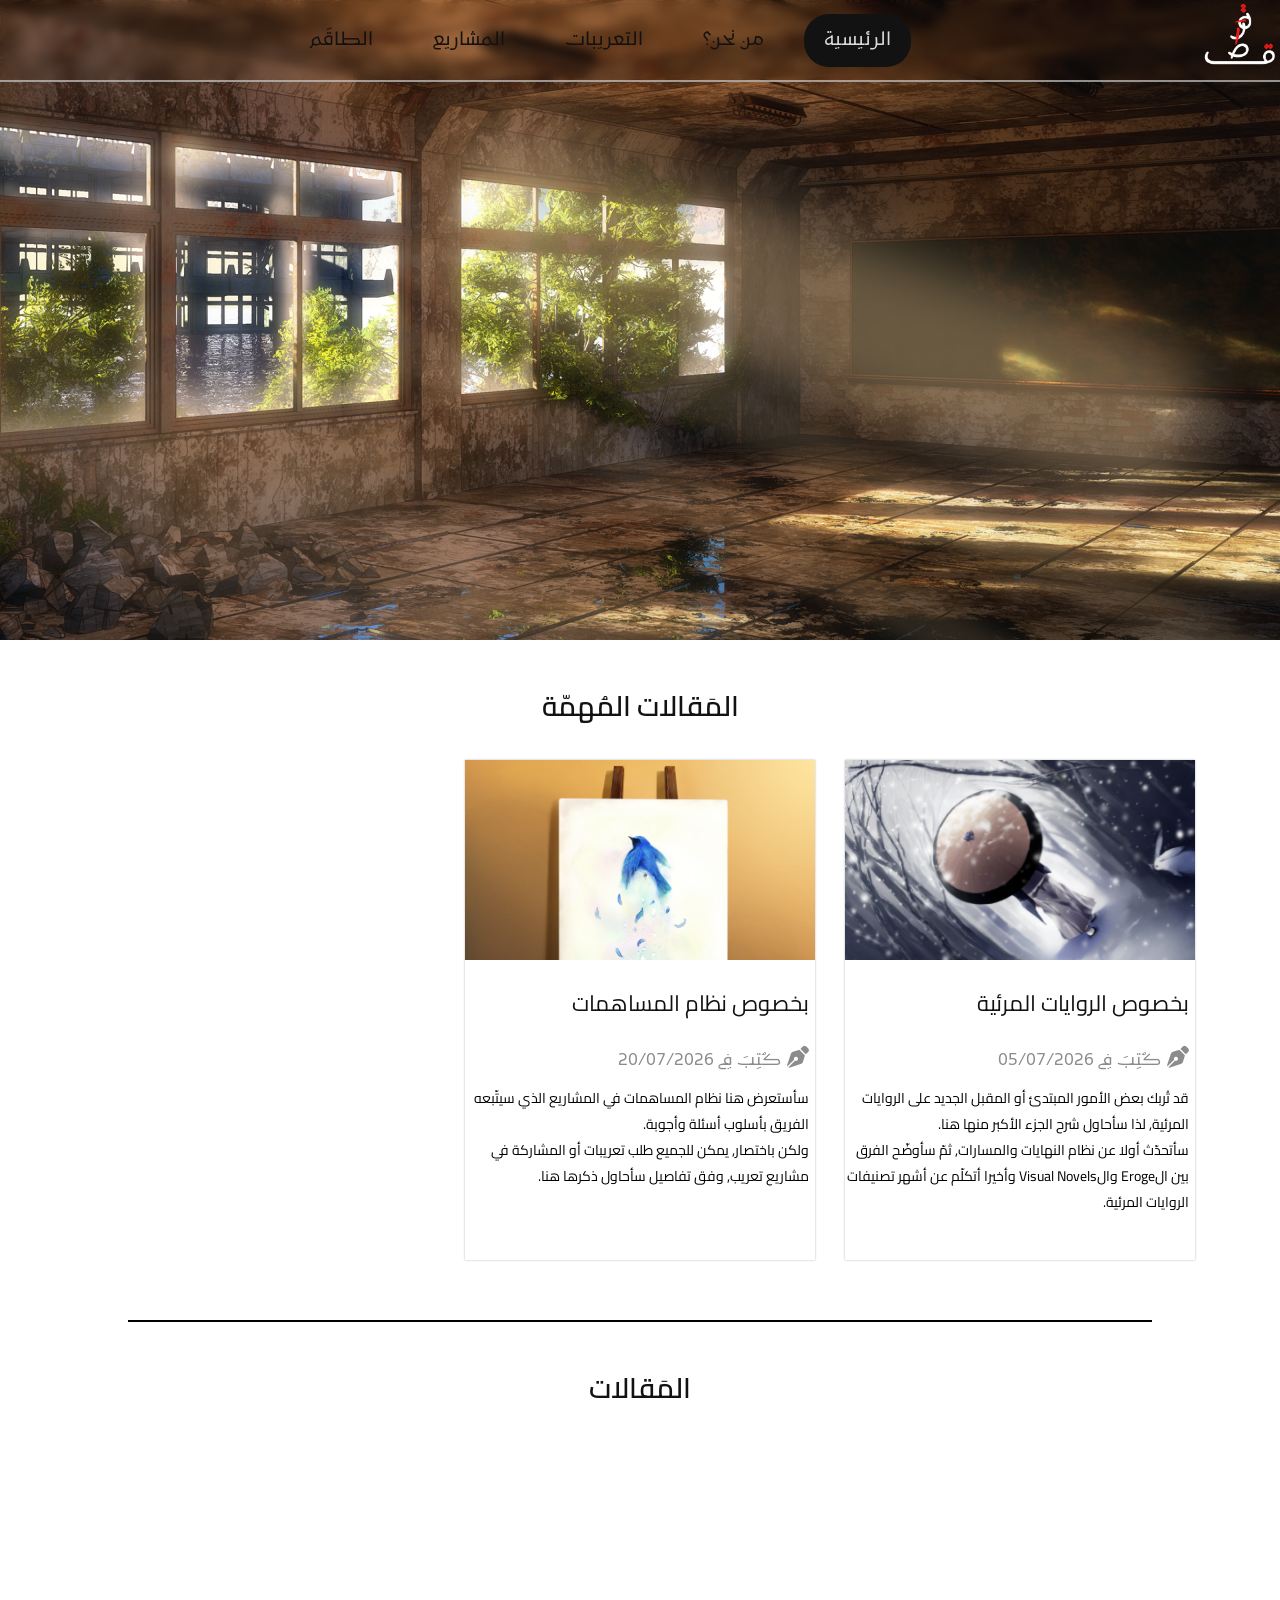
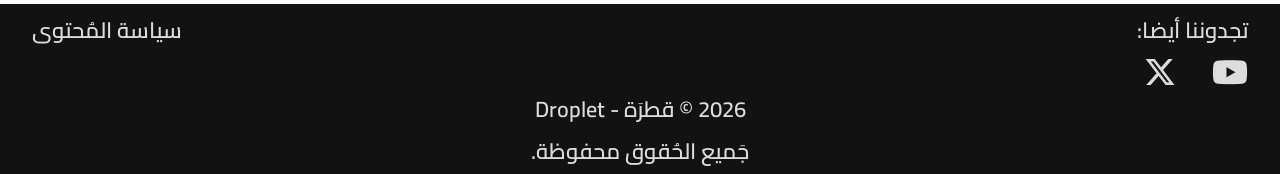
<file: index.html>
<!DOCTYPE html>

<html lang="ar" dir="rtl">
    <head>
        <title>Droplet - الصفحة الرئيسية | قطرة</title>
        <meta charset="UTF-8">
        <meta name="description" content="فريق قطرة لتعريب الروايات المرئية">
        <link rel="icon" type="image/png" href="imgs/weblg.png">
        <link rel="stylesheet" href="css/header.css">
        <link rel="stylesheet" href="css/general.css">
        <link rel="stylesheet" href="css/content.css">
        <link rel="stylesheet" href="css/footer.css">
        <link rel="stylesheet" href="https://cdnjs.cloudflare.com/ajax/libs/font-awesome/6.5.0/css/all.min.css">
        <link rel="preconnect" href="https://fonts.googleapis.com">
        <link rel="preconnect" href="https://fonts.gstatic.com" crossorigin>
        <link href="https://fonts.googleapis.com/css2?family=Cairo:wght@200..1000&family=Kufam:ital,wght@0,400..900;1,400..900&display=swap" rel="stylesheet">

        <!-- Google tag (gtag.js) -->
        <script async src="https://www.googletagmanager.com/gtag/js?id=G-J6Q6FN84RD"></script>
        <script>
        window.dataLayer = window.dataLayer || [];
        function gtag(){dataLayer.push(arguments);}
        gtag('js', new Date());

        gtag('config', 'G-J6Q6FN84RD');
        </script>
    </head>
    
    <body>
        
        <!-- Header -->
        <div class="background">
            <div class="header">
                <div class="logo">
                    <a href="index.html" style="text-decoration: none;"><img src="imgs/logo_2_ts.png" draggable="false"></a>
                </div>
                <div class="buttons">
                    <a href="index.html" style="text-decoration: none;"><button class="mainbutton">الرئيسية</button></a>
                    <a href="من نحن.html" style="text-decoration: none;"><button class="secbutton">من نحن؟</button></a>
                    <a href="التعريبات.html" style="text-decoration: none;"><button class="secbutton">التعريبات</button></a>
                    <a href="المشاريع.html" style="text-decoration: none;"><button class="secbutton">المشاريع</button></a>
                    <a href="الطاقم.html" style="text-decoration: none;"><button class="secbutton">الطاقَم</button></a>
                </div>
                <div></div>
            </div>
        </div>

        <!-- Content -->
        <p class="title">المَقالات المُهمّة</p>

        <div class="content">
            <div class="postcon">
                <div class="postimg-zoom">
                    <a style="text-decoration: none;" href="posts/post_im_1.html"><div class="postimg" style="background-image: url(imgs/f003c.png);"></div></a>
                </div>
                <a style="text-decoration: none;" href="posts/post_im_1.html"><p class="posttl">بخصوص الروايات المرئية</p></a>
                <div class="timeet">
                    <i class="fa-solid fa-pen-nib"></i><p class="timetext">كُتِبَ في 05/07/2026</p>
                </div>
                <p class="posttext">
                    قد تُربك بعض الأمور المبتدئ أو المقبل الجديد على الروايات المرئية, لذا سأحاول شرح الجزء الأكبر منها هنا.<br>
                    سأتحدّث أولا عن نظام النهايات والمسارات, ثمّ سأوضّح الفرق بين الEroge والVisual Novels وأخيرا أتكلّم عن أشهر تصنيفات الروايات المرئية.
                </p>
            </div>

            <div class="postcon">
                <div class="postimg-zoom">
                    <a style="text-decoration: none;" href="posts/post_im_2.html"><div class="postimg" style="background-image: url(imgs/e005.png);"></div></a>
                </div>
                <a style="text-decoration: none;" href="posts/post_im_2.html"><p class="posttl">بخصوص نظام المساهمات</p></a>
                <div class="timeet">
                    <i class="fa-solid fa-pen-nib"></i><p class="timetext">كُتِبَ في 20/07/2026</p>
                </div>
                <p class="posttext">
                    سأستعرض هنا نظام المساهمات في المشاريع الذي سيتّبعه الفريق بأسلوب أسئلة وأجوبة.<br>
                    ولكن باختصار, يمكن للجميع طلب تعريبات أو المشاركة في مشاريع تعريب, وفق تفاصيل سأحاول ذكرها هنا.
                </p>
            </div>
        </div>

        <div class="divider"></div>
        <p class="title">المَقالات</p>



        <!-- footer -->
        <div class="footer">
            <div class="ftcon">
                <p class="footertext">تجدوننا أيضا:</p>
                <a href="سياسة المحتوى.html" style="text-decoration: none;"><p class="footertext" style="cursor: pointer;">سياسة المُحتوى</p></a>
            </div>
            <div>
                <a style="text-decoration: none;" target="_blank" href="https://www.youtube.com/@Droplet_Qatra"><i class="fa-brands fa-youtube"></i></a>
                <a style="text-decoration: none;" target="_blank" href="https://x.com/qatra_vn_sub"><i class="fa-brands fa-x-twitter"></i></a>
            </div>
            <p class="copyr"> 2026 &copy; قطرَة - Droplet</p>
            <p class="copyr">جَميع الحُقوق محفوظة.</p>
        </div>


        <!-- background-change -->
        <script>
            const width = window.screen.width;
            const images = [
            "imgs/h032a720.png",
            "imgs/bg720.png"
            ];
            const images2 = [
            "imgs/h032a1920.png",
            "imgs/bg1080.png"
            ];

            const randomImage = images[Math.floor(Math.random() * images.length)];
            const randomImage2 = images2[Math.floor(Math.random() * images2.length)];

            if(width <= 1280){
                document.querySelector(".background").style.backgroundImage =
            `linear-gradient(rgba(0, 0, 0, 0.2)), url("${randomImage}")`;
            }
            else if(width <= 1920){
                document.querySelector(".background").style.backgroundImage =
            `linear-gradient(rgba(0, 0, 0, 0.2)), url("${randomImage2}")`;
            }
            else{
                document.querySelector(".background").style.backgroundImage =
            `linear-gradient(rgba(0, 0, 0, 0.2)), url("${randomImage2}")`;
            }

            
        </script>
    </body>
</html>
</file>
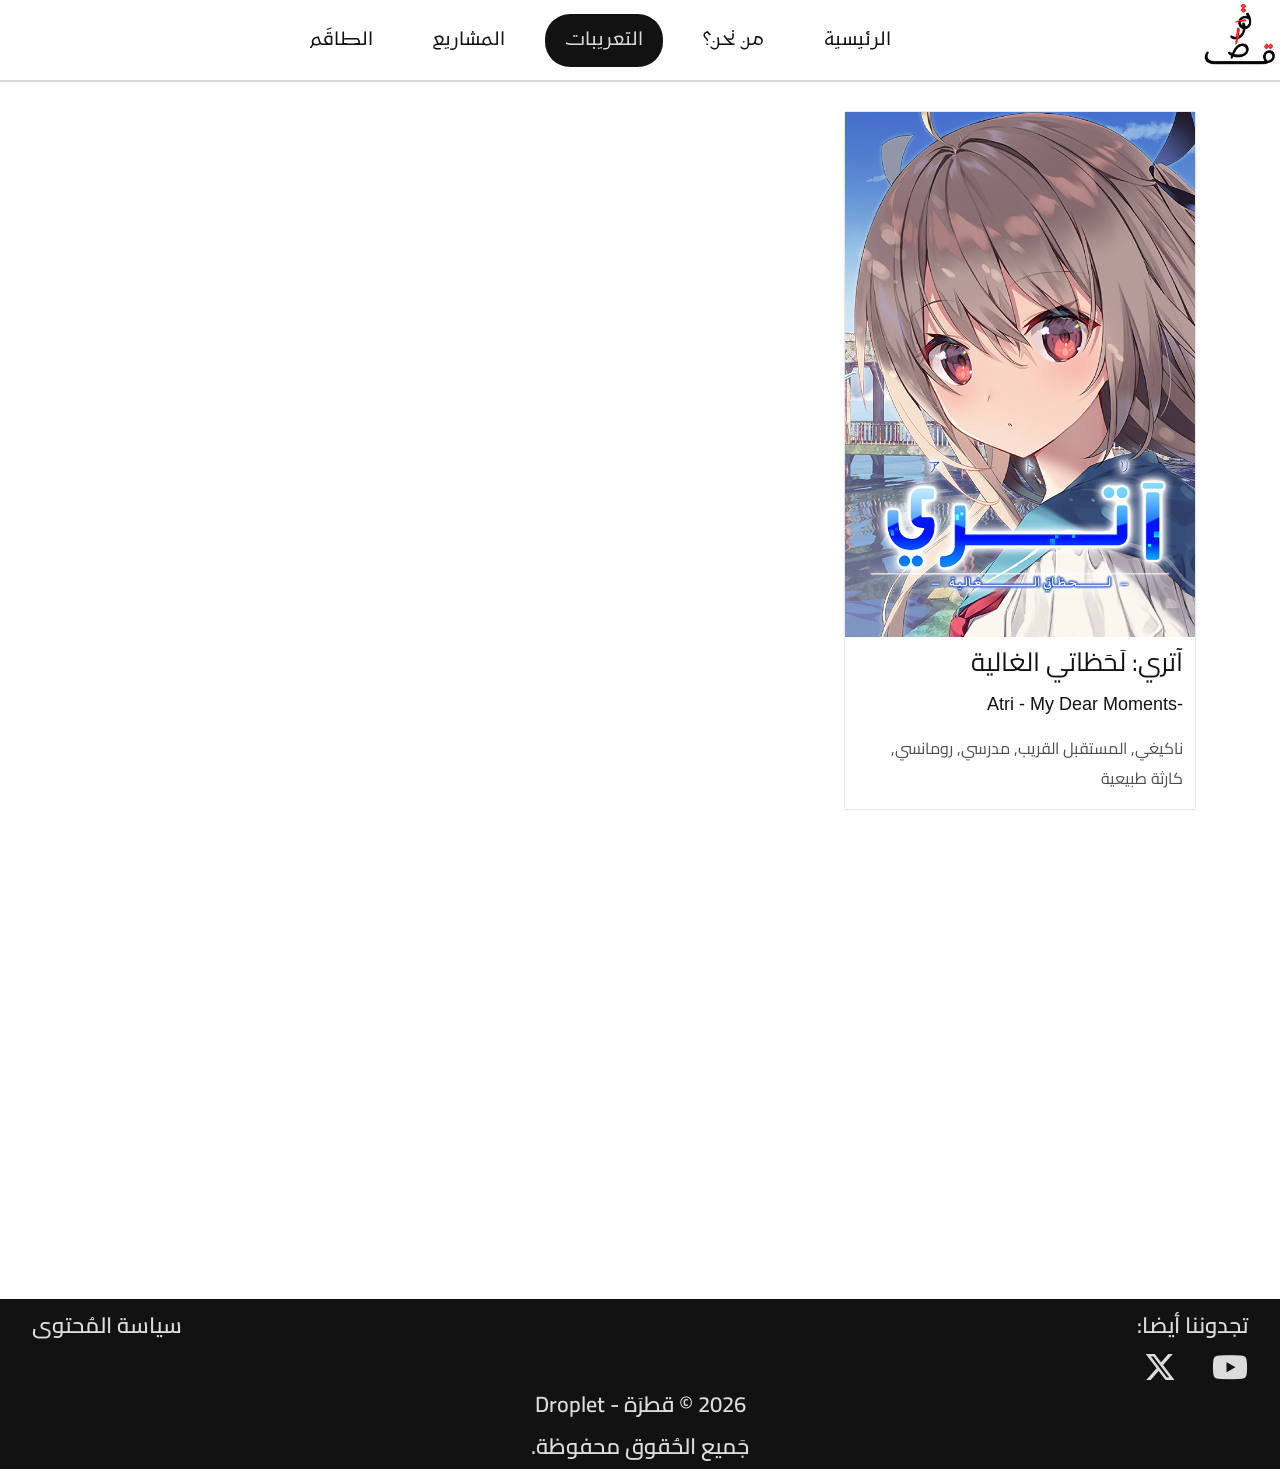
<file: التعريبات.html>
<!DOCTYPE html>

<html lang="ar" dir="rtl">
    <head>
        <title>Droplet - التعريبات | قطرة</title>
        <meta charset="UTF-8">
        <meta name="description" content="تعريبات الروايات المرئية من قِبَل فريق قطرة">
        <link rel="icon" type="image/png" href="imgs/weblg.png">
        <link rel="stylesheet" href="css/header.css">
        <link rel="stylesheet" href="css/general.css">
        <link rel="stylesheet" href="css/content.css">
        <link rel="stylesheet" href="css/footer.css">
        <link rel="stylesheet" href="https://cdnjs.cloudflare.com/ajax/libs/font-awesome/6.5.0/css/all.min.css">
        <link rel="preconnect" href="https://fonts.googleapis.com">
        <link rel="preconnect" href="https://fonts.gstatic.com" crossorigin>
        <link href="https://fonts.googleapis.com/css2?family=Cairo:wght@200..1000&family=Kufam:ital,wght@0,400..900;1,400..900&display=swap" rel="stylesheet">
        
        <!-- Google tag (gtag.js) -->
        <script async src="https://www.googletagmanager.com/gtag/js?id=G-J6Q6FN84RD"></script>
        <script>
        window.dataLayer = window.dataLayer || [];
        function gtag(){dataLayer.push(arguments);}
        gtag('js', new Date());

        gtag('config', 'G-J6Q6FN84RD');
        </script>
    </head>
    
    <body>

        <!-- Header -->
        <div>
            <div class="header">
                <div class="logo">
                    <a href="index.html" style="text-decoration: none;"><img src="imgs/logo_2.png" draggable="false"></a>
                </div>
                <div class="buttons">
                    <a href="index.html" style="text-decoration: none;"><button class="secbutton">الرئيسية</button></a>
                    <a href="من نحن.html" style="text-decoration: none;"><button class="secbutton">من نحن؟</button></a>
                    <a href="التعريبات.html" style="text-decoration: none;"><button class="mainbutton">التعريبات</button></a>
                    <a href="المشاريع.html" style="text-decoration: none;"><button class="secbutton">المشاريع</button></a>
                    <a href="الطاقم.html" style="text-decoration: none;"><button class="secbutton">الطاقَم</button></a>
                </div>
                <div></div>
            </div>
        </div>
        

        <!-- content 350*525  gap 20 size 1140-->
        <div class="container">
            <div class="contentpr">
                <div class="contentprimg-zoom">
                    <a style="text-decoration: none;" href="posts/postatr.html"><div class="contentprimg" style="background-image: url(imgs/atrittlart.png);"></div></a>
                </div>
                <div class="contentprtext">
                    <a style="text-decoration: none;" href="posts/postatr.html"><p class="prtext">آتري: لَحَظاتي الغالية</p></a>
                </div>
                <div class="contentpr-ogtext">
                    <p class="pr-ogtext">Atri - My Dear Moments-</p>
                </div>
                <div class="contentprtag">
                    <p class="prtag">
                        ناكيغي, المستقبل القريب, مدرسي, رومانسي,<br>كارثة طبيعية
                    </p>
                </div>
            </div>
            
        </div>


        <!-- footer -->
        <div class="footer">
            <div class="ftcon">
                <p class="footertext">تجدوننا أيضا:</p>
                <a href="سياسة المحتوى.html" style="text-decoration: none;"><p class="footertext" style="cursor: pointer;">سياسة المُحتوى</p></a>
            </div>
            <div>
                <a style="text-decoration: none;" target="_blank" href="https://www.youtube.com/@Droplet_Qatra"><i class="fa-brands fa-youtube"></i></a>
                <a style="text-decoration: none;" target="_blank" href="https://x.com/qatra_vn_sub"><i class="fa-brands fa-x-twitter"></i></a>
            </div>
            <p class="copyr"> 2026 &copy; قطرَة - Droplet</p>
            <p class="copyr">جَميع الحُقوق محفوظة.</p>
        </div>
    </body>
</html>
</file>
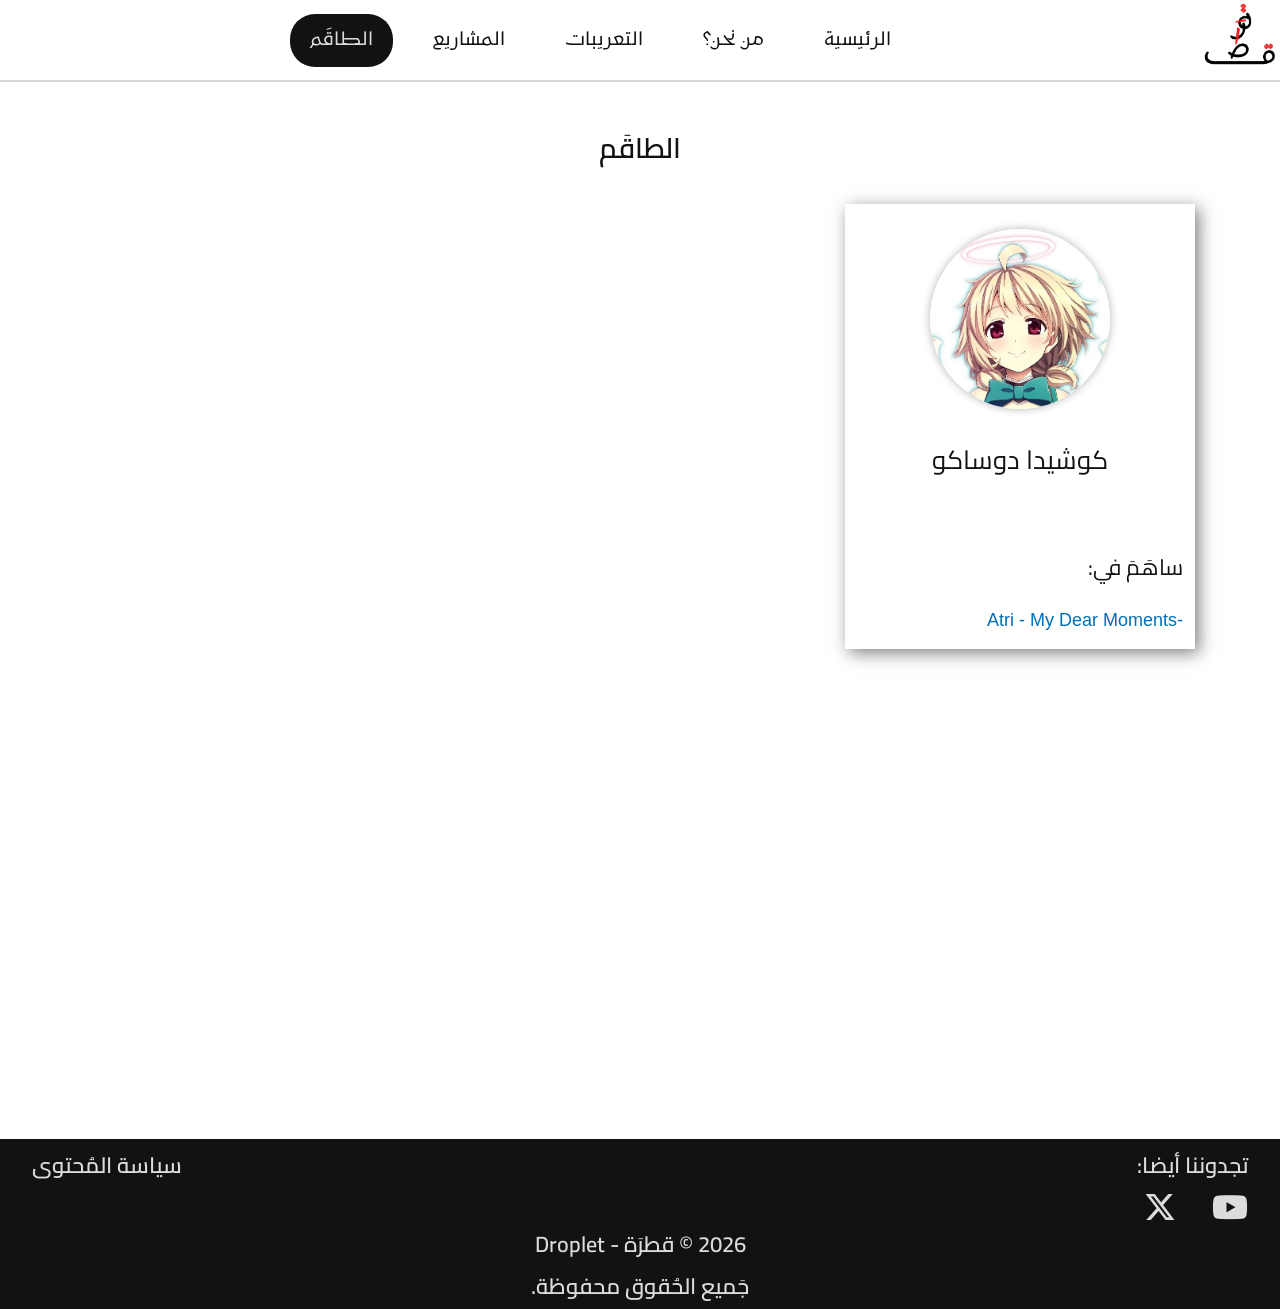
<file: الطاقم.html>
<!DOCTYPE html>

<html lang="ar" dir="rtl">
    <head>
        <title>Droplet - الطاقم | قطرة</title>
        <meta charset="UTF-8">
        <meta name="robots" content="noindex, nofollow">
        <link rel="icon" type="image/png" href="imgs/weblg.png">
        <link rel="stylesheet" href="css/header.css">
        <link rel="stylesheet" href="css/general.css">
        <link rel="stylesheet" href="css/content.css">
        <link rel="stylesheet" href="css/footer.css">
        <link rel="stylesheet" href="https://cdnjs.cloudflare.com/ajax/libs/font-awesome/6.5.0/css/all.min.css">
        <link rel="preconnect" href="https://fonts.googleapis.com">
        <link rel="preconnect" href="https://fonts.gstatic.com" crossorigin>
        <link href="https://fonts.googleapis.com/css2?family=Cairo:wght@200..1000&family=Kufam:ital,wght@0,400..900;1,400..900&display=swap" rel="stylesheet">

        <!-- Google tag (gtag.js) -->
        <script async src="https://www.googletagmanager.com/gtag/js?id=G-J6Q6FN84RD"></script>
        <script>
        window.dataLayer = window.dataLayer || [];
        function gtag(){dataLayer.push(arguments);}
        gtag('js', new Date());

        gtag('config', 'G-J6Q6FN84RD');
        </script>
    </head>
    
    <body>

        <!-- Header -->
        <div>
            <div class="header">
                <div class="logo">
                    <a href="index.html" style="text-decoration: none;"><img src="imgs/logo_2.png" draggable="false"></a>
                </div>
                <div class="buttons">
                    <a href="index.html" style="text-decoration: none;"><button class="secbutton">الرئيسية</button></a>
                    <a href="من نحن.html" style="text-decoration: none;"><button class="secbutton">من نحن؟</button></a>
                    <a href="التعريبات.html" style="text-decoration: none;"><button class="secbutton">التعريبات</button></a>
                    <a href="المشاريع.html" style="text-decoration: none;"><button class="secbutton">المشاريع</button></a>
                    <a href="الطاقم.html" style="text-decoration: none;"><button class="mainbutton">الطاقَم</button></a>
                </div>
                <div></div>
            </div>
        </div>


        <!-- content -->
         <p class="title">الطاقَم</p>
        <div class="container">
            <div class="staffpfi">
                <div class="staffpfp">
                    <img draggable="false" src="staffpfp/dousaku.jpg">
                </div>
                <p class="staffpftext">كوشيدا دوساكو</p>
                <div style="width: 100%; height: auto; display: flex; justify-content: space-evenly; ">
                </div>
                <div class="staffwrkscon">
                    <p class="staffwrks-s">ساهَمَ في:</p>
                    <p class="staffwrks">
                        <a style="text-decoration: none; cursor: pointer;">Atri - My Dear Moments-</a>
                    </p>
                </div>
            </div>
        </div>

        <!-- footer -->
        <div class="footer">
            <div class="ftcon">
                <p class="footertext">تجدوننا أيضا:</p>
                <a href="سياسة المحتوى.html" style="text-decoration: none;"><p class="footertext" style="cursor: pointer;">سياسة المُحتوى</p></a>
            </div>
            <div>
                <a style="text-decoration: none;" target="_blank" href="https://www.youtube.com/@Droplet_Qatra"><i class="fa-brands fa-youtube"></i></a>
                <a style="text-decoration: none;" target="_blank" href="https://x.com/qatra_vn_sub"><i class="fa-brands fa-x-twitter"></i></a>
            </div>
            <p class="copyr"> 2026 &copy; قطرَة - Droplet</p>
            <p class="copyr">جَميع الحُقوق محفوظة.</p>
        </div>

        <!-- overlay logic -->
        <script>
            function on() {
            document.getElementById("pfoverlay").style.display = "flex";
            }

            function off() {
            document.getElementById("pfoverlay").style.display = "none";
            }
        </script>

    </body>
</html>
</file>
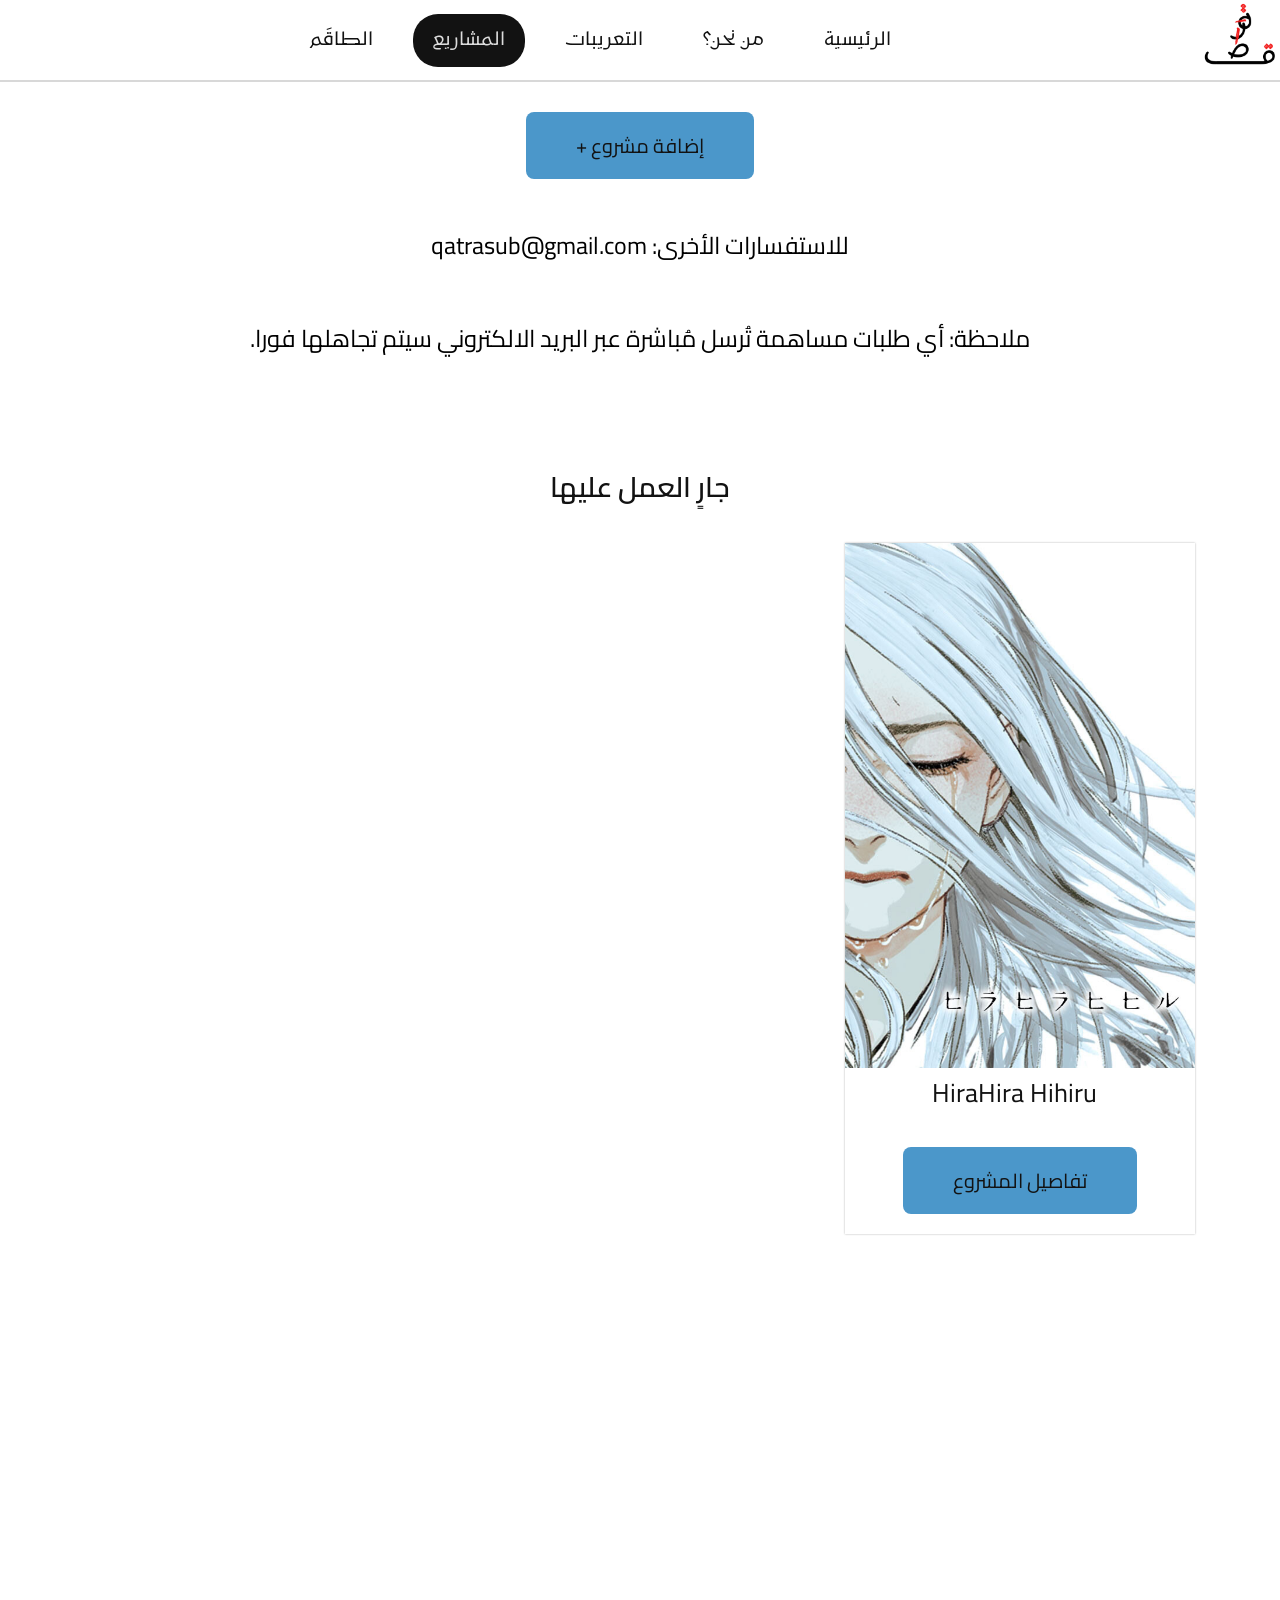
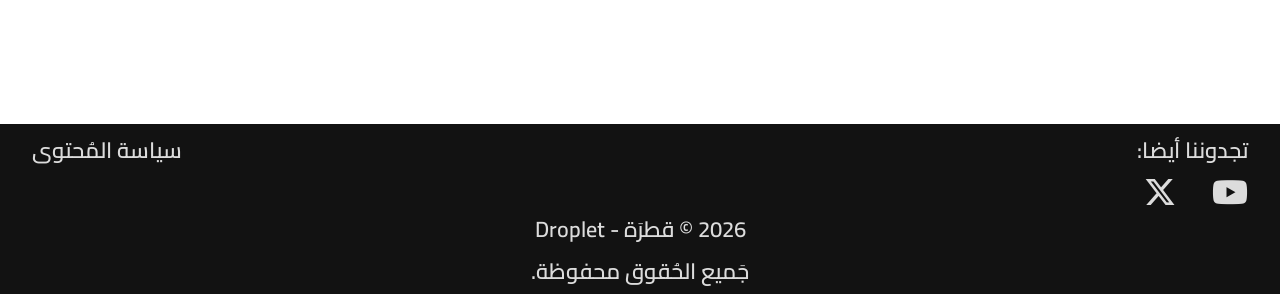
<file: المشاريع.html>
<!DOCTYPE html>

<html lang="ar" dir="rtl">
    <head>
        <title>Droplet - المشاريع | قطرة</title>
        <meta charset="UTF-8">
        <meta name="robots" content="noindex, nofollow">
        <link rel="icon" type="image/png" href="imgs/weblg.png">
        <link rel="stylesheet" href="css/header.css">
        <link rel="stylesheet" href="css/general.css">
        <link rel="stylesheet" href="css/content.css">
        <link rel="stylesheet" href="css/footer.css">
        <link rel="stylesheet" href="https://cdnjs.cloudflare.com/ajax/libs/font-awesome/6.5.0/css/all.min.css">
        <link rel="preconnect" href="https://fonts.googleapis.com">
        <link rel="preconnect" href="https://fonts.gstatic.com" crossorigin>
        <link href="https://fonts.googleapis.com/css2?family=Cairo:wght@200..1000&family=Kufam:ital,wght@0,400..900;1,400..900&display=swap" rel="stylesheet">

        <!-- Google tag (gtag.js) -->
        <script async src="https://www.googletagmanager.com/gtag/js?id=G-J6Q6FN84RD"></script>
        <script>
        window.dataLayer = window.dataLayer || [];
        function gtag(){dataLayer.push(arguments);}
        gtag('js', new Date());

        gtag('config', 'G-J6Q6FN84RD');
        </script>
    </head>
    
    <body>

        <!-- Header -->
        <div>
            <div class="header">
                <div class="logo">
                    <a href="index.html" style="text-decoration: none;"><img src="imgs/logo_2.png" draggable="false"></a>
                </div>
                <div class="buttons">
                    <a href="index.html" style="text-decoration: none;"><button class="secbutton">الرئيسية</button></a>
                    <a href="من نحن.html" style="text-decoration: none;"><button class="secbutton">من نحن؟</button></a>
                    <a href="التعريبات.html" style="text-decoration: none;"><button class="secbutton">التعريبات</button></a>
                    <a href="المشاريع.html" style="text-decoration: none;"><button class="mainbutton">المشاريع</button></a>
                    <a href="الطاقم.html" style="text-decoration: none;"><button class="secbutton">الطاقَم</button></a>
                </div>
                <div></div>
            </div>
        </div>

        
        <!-- content -->

        <div class="addpr">
            <div>
                <a href="https://forms.gle/xE287ZjqfLVdb15n6" target="_blank" style="text-decoration: none;"><button class="projectadd">إضافة مشروع +</button></a>
            </div>
            <p class="etxt">للاستفسارات الأخرى: qatrasub@gmail.com</p>
            <p class="etxt" style="margin-bottom: 60px;">ملاحظة: أي طلبات مساهمة تُرسل مُباشرة عبر البريد الالكتروني سيتم تجاهلها فورا.
            </p>
        </div>
        
        <p class="title">جارٍ العمل عليها</p>
        <div class="container">
            <div class="contentpr">
                <div class="contentprimg-zoom">
                    <a href="pr/hhhihiru.html" style="text-decoration: none;"><div class="contentprimg" style="background-image: url(imgs/hirahpa.jpg);"></div></a>
                </div>
                <div class="contentprtext">
                    <p class="pr-wotext">HiraHira Hihiru</p>
                </div>
                <div class="contentprtag-wo">
                    <a href="pr/hhhihiru.html" style="text-decoration: none;"><button class="progressbtn">تفاصيل المشروع</button></a>
                </div>
            </div>
        </div>
        
    <!--
        <p class="title">في انتظار أعضاء</p>
    -->
        
        



        

        



        <!-- footer -->
        <div class="footer">
            <div class="ftcon">
                <p class="footertext">تجدوننا أيضا:</p>
                <a href="سياسة المحتوى.html" style="text-decoration: none;"><p class="footertext" style="cursor: pointer;">سياسة المُحتوى</p></a>
            </div>
            <div>
                <a style="text-decoration: none;" target="_blank" href="https://www.youtube.com/@Droplet_Qatra"><i class="fa-brands fa-youtube"></i></a>
                <a style="text-decoration: none;" target="_blank" href="https://x.com/qatra_vn_sub"><i class="fa-brands fa-x-twitter"></i></a>
            </div>
            <p class="copyr"> 2026 &copy; قطرَة - Droplet</p>
            <p class="copyr">جَميع الحُقوق محفوظة.</p>
        </div>
    </body>
</html>
</file>
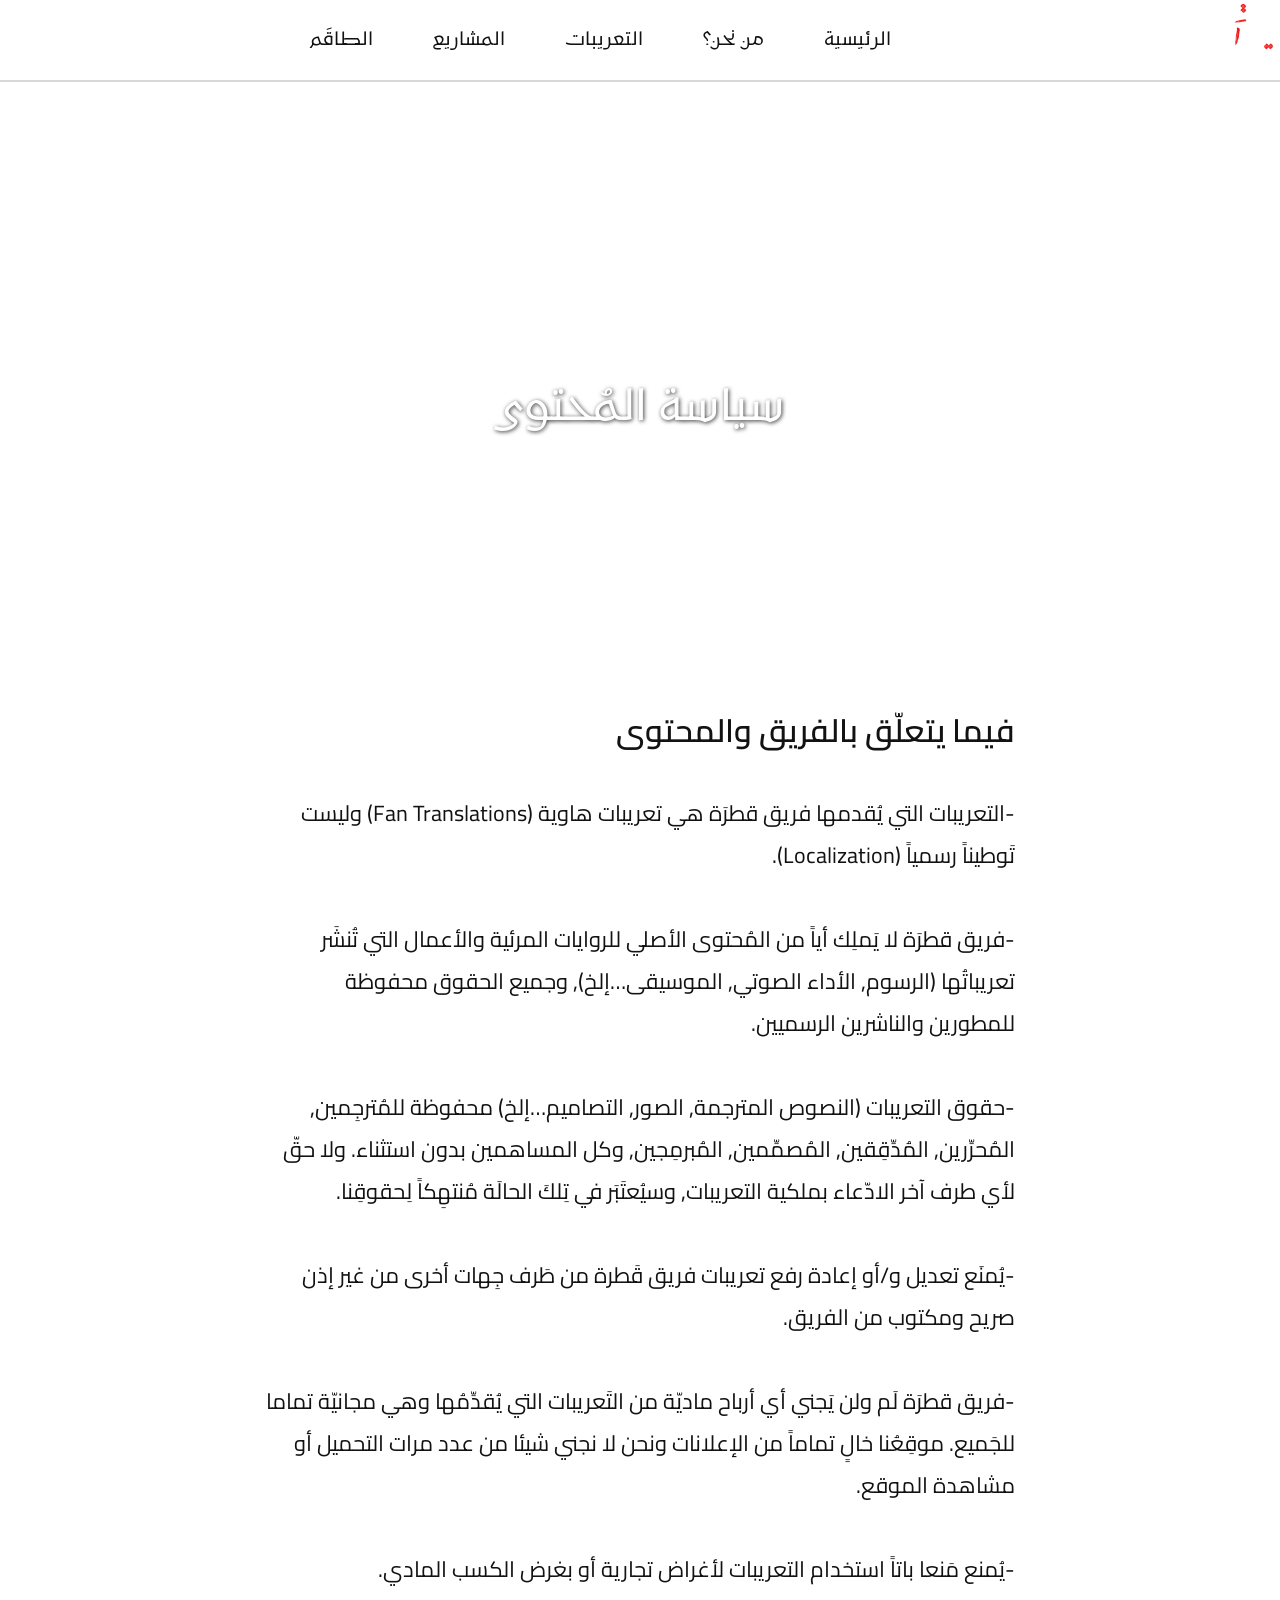
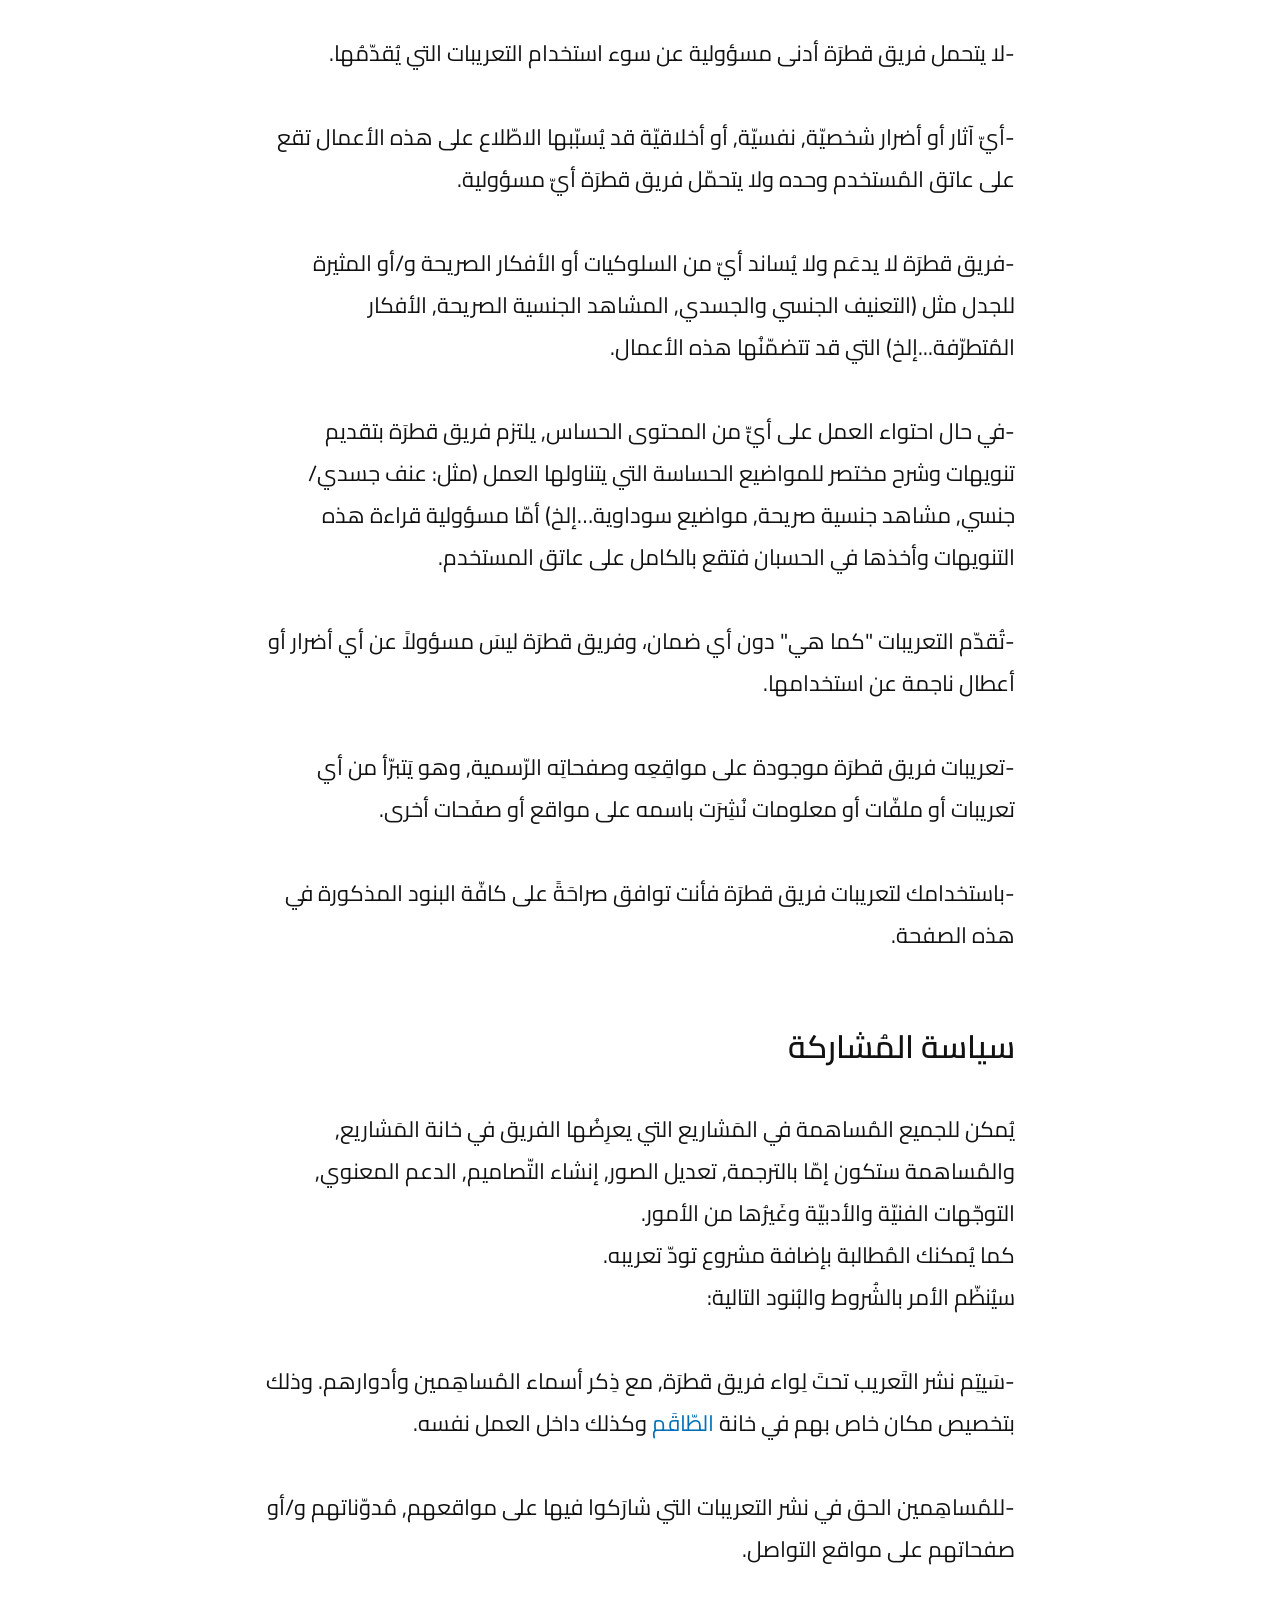
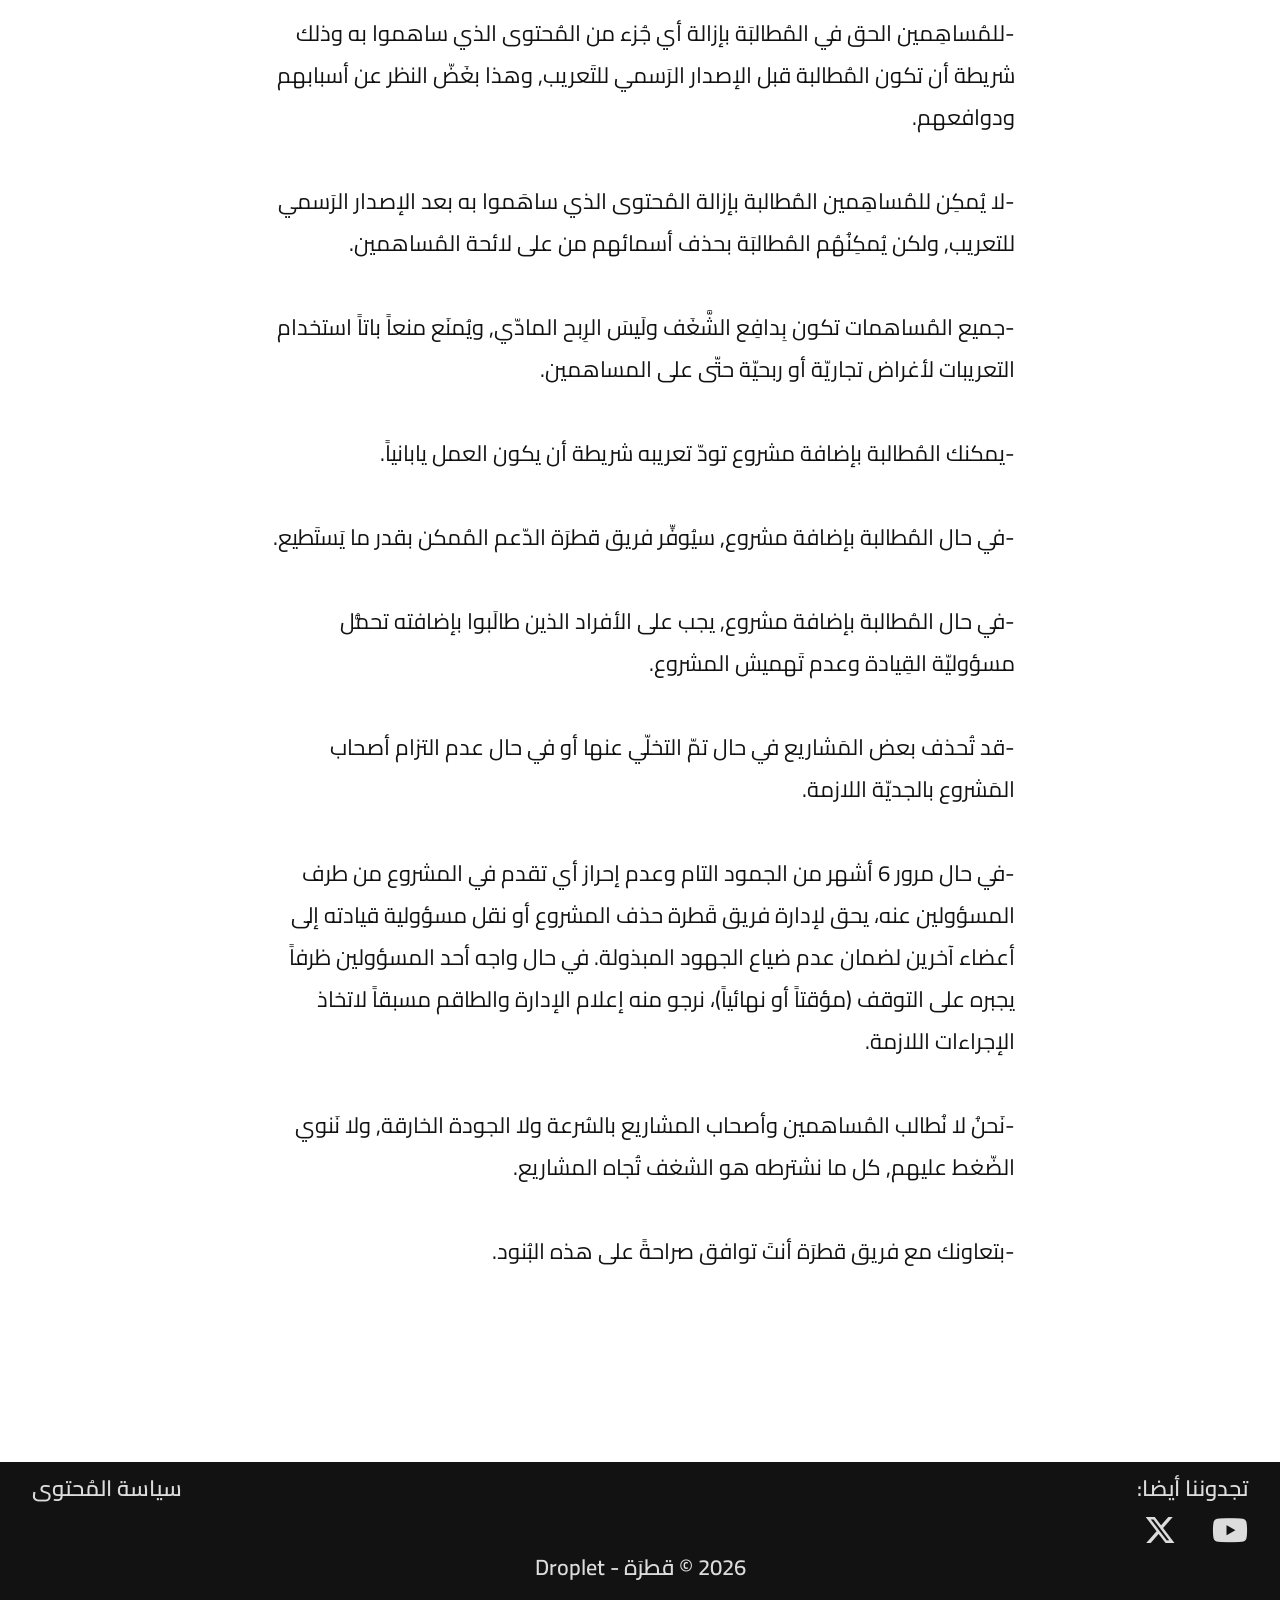
<file: سياسة المحتوى.html>
<!DOCTYPE html>

<html lang="ar" dir="rtl">
    <head>
        <title>Droplet - سياسة المحتوى | قطرة</title>
        <meta charset="UTF-8">
        <meta name="robots" content="noindex, nofollow">
        <link rel="icon" type="image/png" href="imgs/weblg.png">
        <link rel="stylesheet" href="css/header.css">
        <link rel="stylesheet" href="css/general.css">
        <link rel="stylesheet" href="css/content.css">
        <link rel="stylesheet" href="css/footer.css">
        <link rel="stylesheet" href="https://cdnjs.cloudflare.com/ajax/libs/font-awesome/6.5.0/css/all.min.css">
        <link rel="preconnect" href="https://fonts.googleapis.com">
        <link rel="preconnect" href="https://fonts.gstatic.com" crossorigin>
        <link href="https://fonts.googleapis.com/css2?family=Cairo:wght@200..1000&family=Kufam:ital,wght@0,400..900;1,400..900&display=swap" rel="stylesheet">

        <!-- Google tag (gtag.js) -->
        <script async src="https://www.googletagmanager.com/gtag/js?id=G-J6Q6FN84RD"></script>
        <script>
        window.dataLayer = window.dataLayer || [];
        function gtag(){dataLayer.push(arguments);}
        gtag('js', new Date());

        gtag('config', 'G-J6Q6FN84RD');
        </script>
    </head>
    
    <body>

        <!-- Header -->
        <div class="backgroundsp">
            <div class="header">
                <div class="logo">
                    <a href="index.html" style="text-decoration: none;"><img src="imgs/logo_2_ts.png" draggable="false"></a>
                </div>
                <div class="buttons">
                    <a href="index.html" style="text-decoration: none;"><button class="secbutton">الرئيسية</button></a>
                    <a href="من نحن.html" style="text-decoration: none;"><button class="secbutton">من نحن؟</button></a>
                    <a href="التعريبات.html" style="text-decoration: none;"><button class="secbutton">التعريبات</button></a>
                    <a href="المشاريع.html" style="text-decoration: none;"><button class="secbutton">المشاريع</button></a>
                    <a href="الطاقم.html" style="text-decoration: none;"><button class="secbutton">الطاقَم</button></a>
                </div>
                <div></div>
            </div>
            <p class="sttitle">سياسة المُحتوى</p>
        </div>


        <!-- post -->
        <div class="article">
            <p class="arttitle">فيما يتعلّق بالفريق والمحتوى</p>
            <p class="arttext">
                -التعريبات التي يُقدمها فريق قطرَة هي تعريبات هاوية (Fan Translations) وليست تَوطيناً رسمياً (Localization).<br><br>
                -فريق قطرَة لا يَملِك أياً من المُحتوى الأصلي للروايات المرئية والأعمال التي تُنشَر تعريباتُها (الرسوم, الأداء الصوتي, الموسيقى…إلخ), وجميع الحقوق محفوظة للمطورين والناشرين الرسميين.<br><br>
                -حقوق التعريبات (النصوص المترجمة, الصور, التصاميم…إلخ) محفوظة للمُترجِمين, المُحرِّرين, المُدِّقِقين, المُصمِّمين, المُبرمِجين, وكل المساهمين بدون استثناء. ولا حقّ لأي طرف آخر الادّعاء بملكية التعريبات, وسيُعتَبَر في تِلكَ الحالَة مُنتهِكاً لِحقوقِنا.<br><br>
                -يُمنَع تعديل و/أو إعادة رفع تعريبات فريق قَطرة من طَرف جِهات أخرى من غير إذن صريح ومكتوب من الفريق.<br><br>
                -فريق قطرَة لَم ولن يَجني أي أرباح ماديّة من التَعريبات التي يُقدِّمُها وهي مجانيّة تماما للجَميع. موقِعُنا خالٍ تماماً من الإعلانات ونحن لا نجني شيئا من عدد مرات التحميل أو مشاهدة الموقع.<br><br>
                -يُمنع مَنعا باتاً استخدام التعريبات لأغراض تجارية أو بغرض الكسب المادي.<br><br>
                -لا يتحمل فريق قطرَة أدنى مسؤولية عن سوء استخدام التعريبات التي يُقدّمُها.<br><br>
                -أيّ آثار أو أضرار شخصيّة, نفسيّة, أو أخلاقيّة قد يُسبّبها الاطّلاع على هذه الأعمال تقع على عاتق المُستخدم وحده ولا يتحمّل فريق قطرَة أيّ مسؤولية.<br><br>
                -فريق قطرَة لا يدعَم ولا يُساند أيّ من السلوكيات أو الأفكار الصريحة و/أو المثيرة للجدل مثل (التعنيف الجنسي والجسدي, المشاهد الجنسية الصريحة, الأفكار المُتطرّفة...إلخ) التي قد تتضمّنُها هذه الأعمال.<br><br>
                -في حال احتواء العمل على أيٍّ من المحتوى الحساس, يلتزم فريق قطرَة بتقديم تنويهات وشرح مختصر للمواضيع الحساسة التي يتناولها العمل (مثل: عنف جسدي/جنسي, مشاهد جنسية صريحة, مواضيع سوداوية…إلخ) أمّا مسؤولية قراءة هذه التنويهات وأخذها في الحسبان فتقع بالكامل على عاتق المستخدم.<br><br>
                -تُقدّم التعريبات "كما هي" دون أي ضمان، وفريق قطرَة ليسَ مسؤولاً عن أي أضرار أو أعطال ناجمة عن استخدامها.<br><br>
                -تعريبات فريق قطرَة موجودة على مواقِعِه وصفحاتِه الرّسمية, وهو يَتبرّأ من أي تعريبات أو ملفّات أو معلومات نُشِرَت باسمه على مواقع أو صفَحات أخرى.<br><br>
                -باستخدامك لتعريبات فريق قطرَة فأنت توافق صراحَةً على كافّة البنود المذكورة في هذه الصفحة.
            </p>
            <p class="arttitle">سياسة المُشاركة</p>
            <p class="arttext">
                يُمكن للجميع المُساهمة في المَشاريع التي يعرِضُها الفريق في خانة المَشاريع, والمُساهمة ستكون إمّا بالترجمة, تعديل الصور, إنشاء التّصاميم, الدعم المعنوي, التوجّهات الفنيّة والأدبيّة وغَيرُها من الأمور.<br>
                كما يُمكنك المُطالبة بإضافة مشروع تودّ تعريبه.<br>
                سيُنظّم الأمر بالشُروط والبُنود التالية:<br><br>
                -سَيتِم نشر التَعريب تحتَ لِواء فريق قطرَة, مع ذِكر أسماء المُساهِمين وأدوارهم. وذلك بتخصيص مكان خاص بهم في خانة <a href="الطاقم.html" target="_blank" style="text-decoration: none;"><span style="color: rgb(1, 112, 185); cursor: pointer;">الطّاقَم</span></a> وكذلك داخل العمل نفسه.<br><br>
                -للمُساهِمين الحق في نشر التعريبات التي شارَكوا فيها على مواقعهم, مُدوّناتهم و/أو صفحاتهم على مواقع التواصل.<br><br>
                -للمُساهِمين الحق في المُطالبَة بإزالة أي جُزء من المُحتوى الذي ساهموا به وذلك شريطة أن تكون المُطالبة قبل الإصدار الرَسمي للتَعريب, وهذا بغَضّ النظر عن أسبابهم ودوافعهم.<br><br>
                -لا يُمكِن للمُساهِمين المُطالبة بإزالة المُحتوى الذي ساهَموا به بعد الإصدار الرَسمي للتعريب, ولكن يُمكِنُهُم المُطالبَة بحذف أسمائهم من على لائحة المُساهمين.<br><br>
                -جميع المُساهمات تكون بِدافِع الشَّغَف ولَيسَ الرِبح المادّي, ويُمنَع منعاً باتاً استخدام التعريبات لأغراض تجاريّة أو ربحيّة حتّى على المساهمين.<br><br>
                -يمكنك المُطالبة بإضافة مشروع تودّ تعريبه شريطة أن يكون العمل يابانياً.<br><br>
                -في حال المُطالبة بإضافة مشروع, سيُوفِّر فريق قطرَة الدّعم المُمكن بقدر ما يَستَطيع.<br><br>
                -في حال المُطالبة بإضافة مشروع, يجب على الأفراد الذين طالَبوا بإضافته تحمُّل مسؤوليّة القِيادة وعدم تَهميش المشروع.<br><br>
                -قد تُحذف بعض المَشاريع في حال تمّ التخلّي عنها أو في حال عدم التزام أصحاب المَشروع بالجديّة اللازمة.<br><br>
                -في حال مرور 6 أشهر من الجمود التام وعدم إحراز أي تقدم في المشروع من طرف المسؤولين عنه، يحق لإدارة فريق قَطرة حذف المشروع أو نقل مسؤولية قيادته إلى أعضاء آخرين لضمان عدم ضياع الجهود المبذولة. في حال واجه أحد المسؤولين ظرفاً يجبره على التوقف (مؤقتاً أو نهائياً)، نرجو منه إعلام الإدارة والطاقم مسبقاً لاتخاذ الإجراءات اللازمة.<br><br>
                -نَحنُ لا نُطالب المُساهمين وأصحاب المشاريع بالسُرعة ولا الجودة الخارقة, ولا نَنوي الضّغط عليهم, كل ما نشترطه هو الشغف تُجاه المشاريع.<br><br>
                -بتعاونك مع فريق قطرَة أنتَ توافق صراحةً على هذه البُنود.
            </p>
        </div>


        <!-- footer -->
        <div class="footer">
            <div class="ftcon">
                <p class="footertext">تجدوننا أيضا:</p>
                <p class="footertext" style="cursor: pointer;">سياسة المُحتوى</p>
            </div>
            <div>
                <a style="text-decoration: none;" target="_blank" href="https://www.youtube.com/@Droplet_Qatra"><i class="fa-brands fa-youtube"></i></a>
                <a style="text-decoration: none;" target="_blank" href="https://x.com/qatra_vn_sub"><i class="fa-brands fa-x-twitter"></i></a>
            </div>
            <p class="copyr"> 2026 &copy; قطرَة - Droplet</p>
            <p class="copyr">جَميع الحُقوق محفوظة.</p>
        </div>
    </body>
</html>
</file>
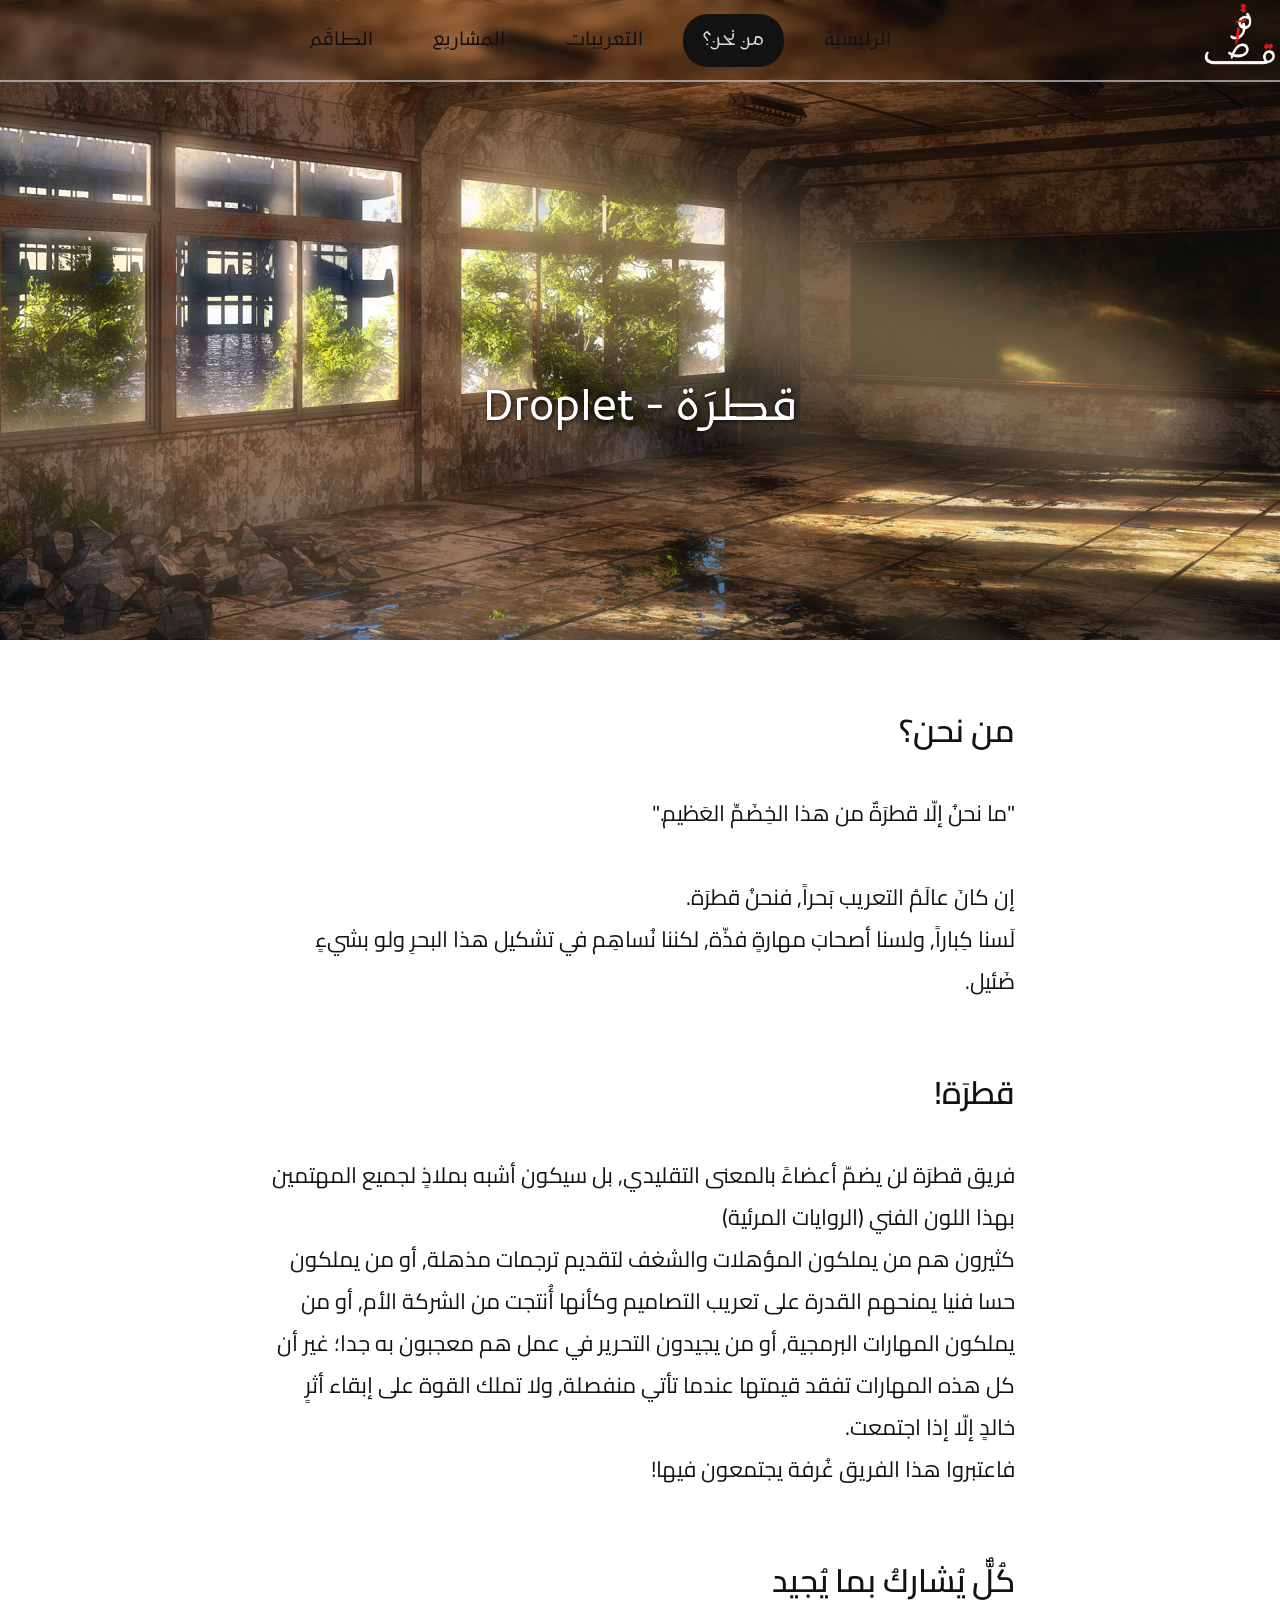
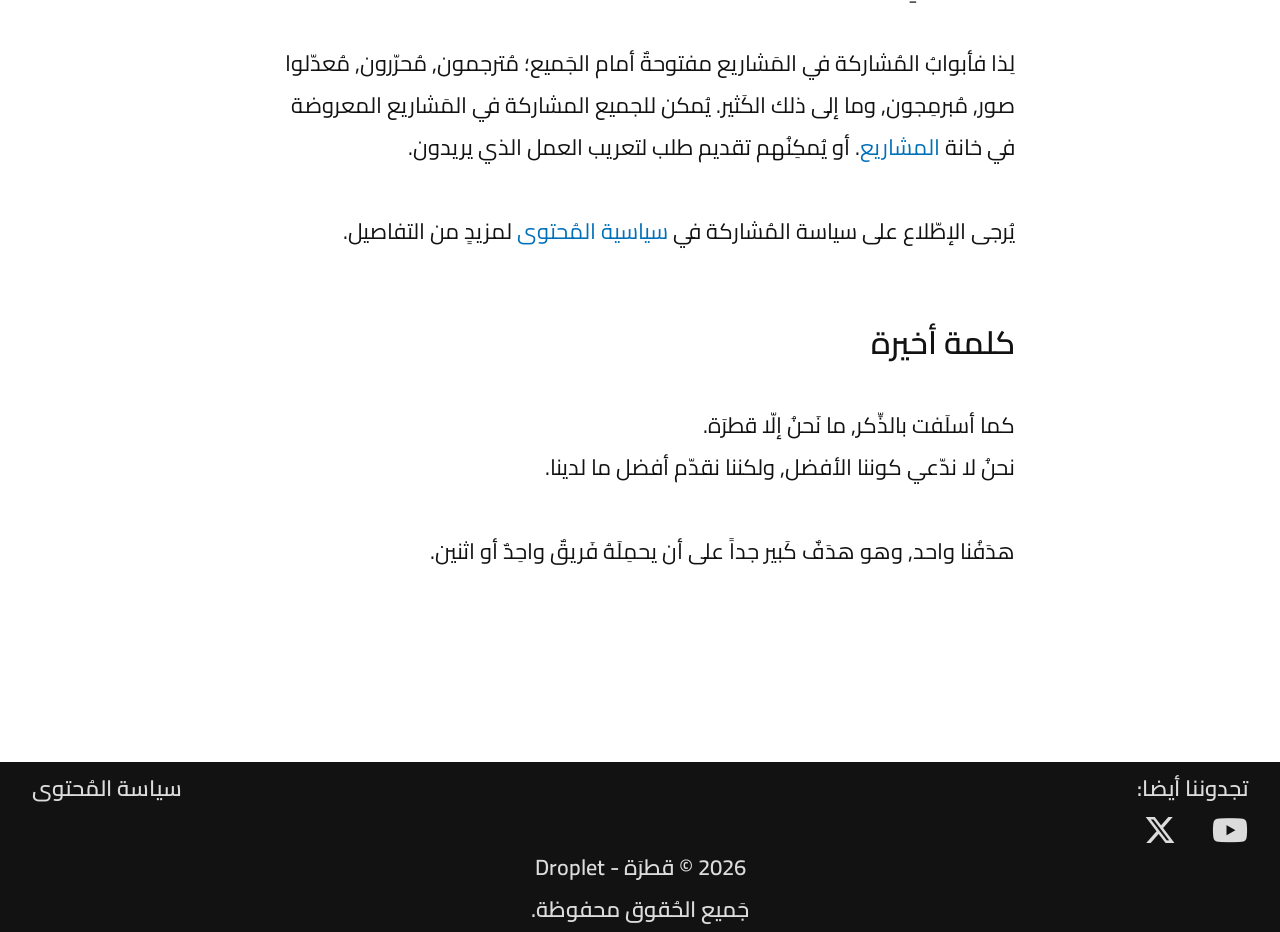
<file: من نحن.html>
<!DOCTYPE html>

<html lang="ar" dir="rtl">
    <head>
        <title>Droplet - من نحن | قطرة</title>
        <meta charset="UTF-8">
        <meta name="robots" content="noindex, nofollow">
        <link rel="icon" type="image/png" href="imgs/weblg.png">
        <link rel="stylesheet" href="css/header.css">
        <link rel="stylesheet" href="css/general.css">
        <link rel="stylesheet" href="css/content.css">
        <link rel="stylesheet" href="css/footer.css">
        <link rel="stylesheet" href="https://cdnjs.cloudflare.com/ajax/libs/font-awesome/6.5.0/css/all.min.css">
        <link rel="preconnect" href="https://fonts.googleapis.com">
        <link rel="preconnect" href="https://fonts.gstatic.com" crossorigin>
        <link href="https://fonts.googleapis.com/css2?family=Cairo:wght@200..1000&family=Kufam:ital,wght@0,400..900;1,400..900&display=swap" rel="stylesheet">

        <!-- Google tag (gtag.js) -->
        <script async src="https://www.googletagmanager.com/gtag/js?id=G-J6Q6FN84RD"></script>
        <script>
        window.dataLayer = window.dataLayer || [];
        function gtag(){dataLayer.push(arguments);}
        gtag('js', new Date());

        gtag('config', 'G-J6Q6FN84RD');
        </script>
    </head>
    
    <body>

        <!-- Header -->
        <div class="background">
            <div class="header">
                <div class="logo">
                    <a href="index.html" style="text-decoration: none;"><img src="imgs/logo_2_ts.png" draggable="false"></a>
                </div>
                <div class="buttons">
                    <a href="index.html" style="text-decoration: none;"><button class="secbutton">الرئيسية</button></a>
                    <a href="من نحن.html" style="text-decoration: none;"><button class="mainbutton">من نحن؟</button></a>
                    <a href="التعريبات.html" style="text-decoration: none;"><button class="secbutton">التعريبات</button></a>
                    <a href="المشاريع.html" style="text-decoration: none;"><button class="secbutton">المشاريع</button></a>
                    <a href="الطاقم.html" style="text-decoration: none;"><button class="secbutton">الطاقَم</button></a>
                </div>
                <div></div>
            </div>
            <p class="sttitle">قطرَة - Droplet</p>
            <p class="stauthor"></p>
        </div>

        <!-- post -->
        <div class="article">
            <p class="arttitle">من نحن؟</p>
            <p class="arttext">
               "ما نحنُ إلّا قطرَةٌ من هذا الخِضَمِّ العَظيم."<br>
                <br>
                إن كانَ عالَمُ التعريب بَحراً, فنحنُ قطرَة.<br>
                لَسنا كِباراً, ولسنا أصحابَ مهارةٍ فذّة, لكننا نُساهِم في تشكيل هذا البحرِ ولو بشيءٍ ضَئيل.
            </p>
            <p class="arttitle">قطرَة!</p>
            <p class="arttext">
                فريق قطرَة لن يضمّ أعضاءً بالمعنى التقليدي, بل سيكون أشبه بملاذٍ لجميع المهتمين بهذا اللون الفني (الروايات المرئية) <br>
                كثيرون هم من يملكون المؤهلات والشغف لتقديم ترجمات مذهلة, أو من يملكون حسا فنيا يمنحهم القدرة على تعريب التصاميم وكأنها أُنتجت من الشركة الأم, أو من يملكون المهارات البرمجية, أو من يجيدون التحرير في عمل هم معجبون به جدا؛ غير أن كل هذه المهارات تفقد قيمتها عندما تأتي منفصلة, ولا تملك القوة على إبقاء أثرٍ خالدٍ إلّا إذا اجتمعت.<br>
                فاعتبروا هذا الفريق غُرفة يجتمعون فيها!  
            </p>
            <p class="arttitle">كُلٌّ يُشارِكُ بما يُجيد</p>
            <p class="arttext">
                لِذا فأبوابُ المُشاركة في المَشاريع مفتوحةٌ أمام الجَميع؛ مُترجمون, مُحرّرون, مُعدّلوا صور, مُبرمِجون, وما إلى ذلك الكَثير. يُمكن للجميع المشاركة في المَشاريع المعروضة في خانة <a href="المشاريع.html" target="_blank" style="text-decoration: none;"><span style="color: rgb(1, 112, 185); cursor: pointer;">المشاريع</span></a>. أو يُمكِنُهم تقديم طلب لتعريب العمل الذي يريدون.<br><br>
                يُرجى الإطّلاع على سياسة المُشاركة في <a href="سياسة المحتوى.html" target="_blank" style="text-decoration: none;"><span style="color: rgb(1, 112, 185); cursor: pointer;">سياسية المُحتوى</span></a> لمزيدٍ من التفاصيل.
            </p>
            <p class="arttitle">كلمة أخيرة</p>
            <p class="arttext">
                كما أسلَفت بالذِّكر, ما نَحنُ إلّا قطرَة.<br>
                نحنُ لا ندّعي كوننا الأفضل, ولكننا نقدّم أفضل ما لدينا.<br><br>
                هدَفُنا واحد, وهو هدَفٌ كَبير جداً على أن يحمِلَهُ فَريقٌ واحِدٌ أو اثنين.
            </p>
            
        </div>

        <!--
        <i class="fa-solid fa-pen-nib" style="margin-top: 40px; margin-right: 40px;"></i><p class="timetext" style="margin-top: 40px;">كُتِبَ في 26 ديسمبر, 2025</p>
        -->
        


        <!-- footer -->
        <div class="footer">
            <div class="ftcon">
                <p class="footertext">تجدوننا أيضا:</p>
                <a href="سياسة المحتوى.html" style="text-decoration: none;"><p class="footertext" style="cursor: pointer;">سياسة المُحتوى</p></a>
            </div>
            <div>
                <a style="text-decoration: none;" target="_blank" href="https://www.youtube.com/@Droplet_Qatra"><i class="fa-brands fa-youtube"></i></a>
                <a style="text-decoration: none;" target="_blank" href="https://x.com/qatra_vn_sub"><i class="fa-brands fa-x-twitter"></i></a>
            </div>
            <p class="copyr"> 2026 &copy; قطرَة - Droplet</p>
            <p class="copyr">جَميع الحُقوق محفوظة.</p>
        </div>
    </body>
</html>
</file>
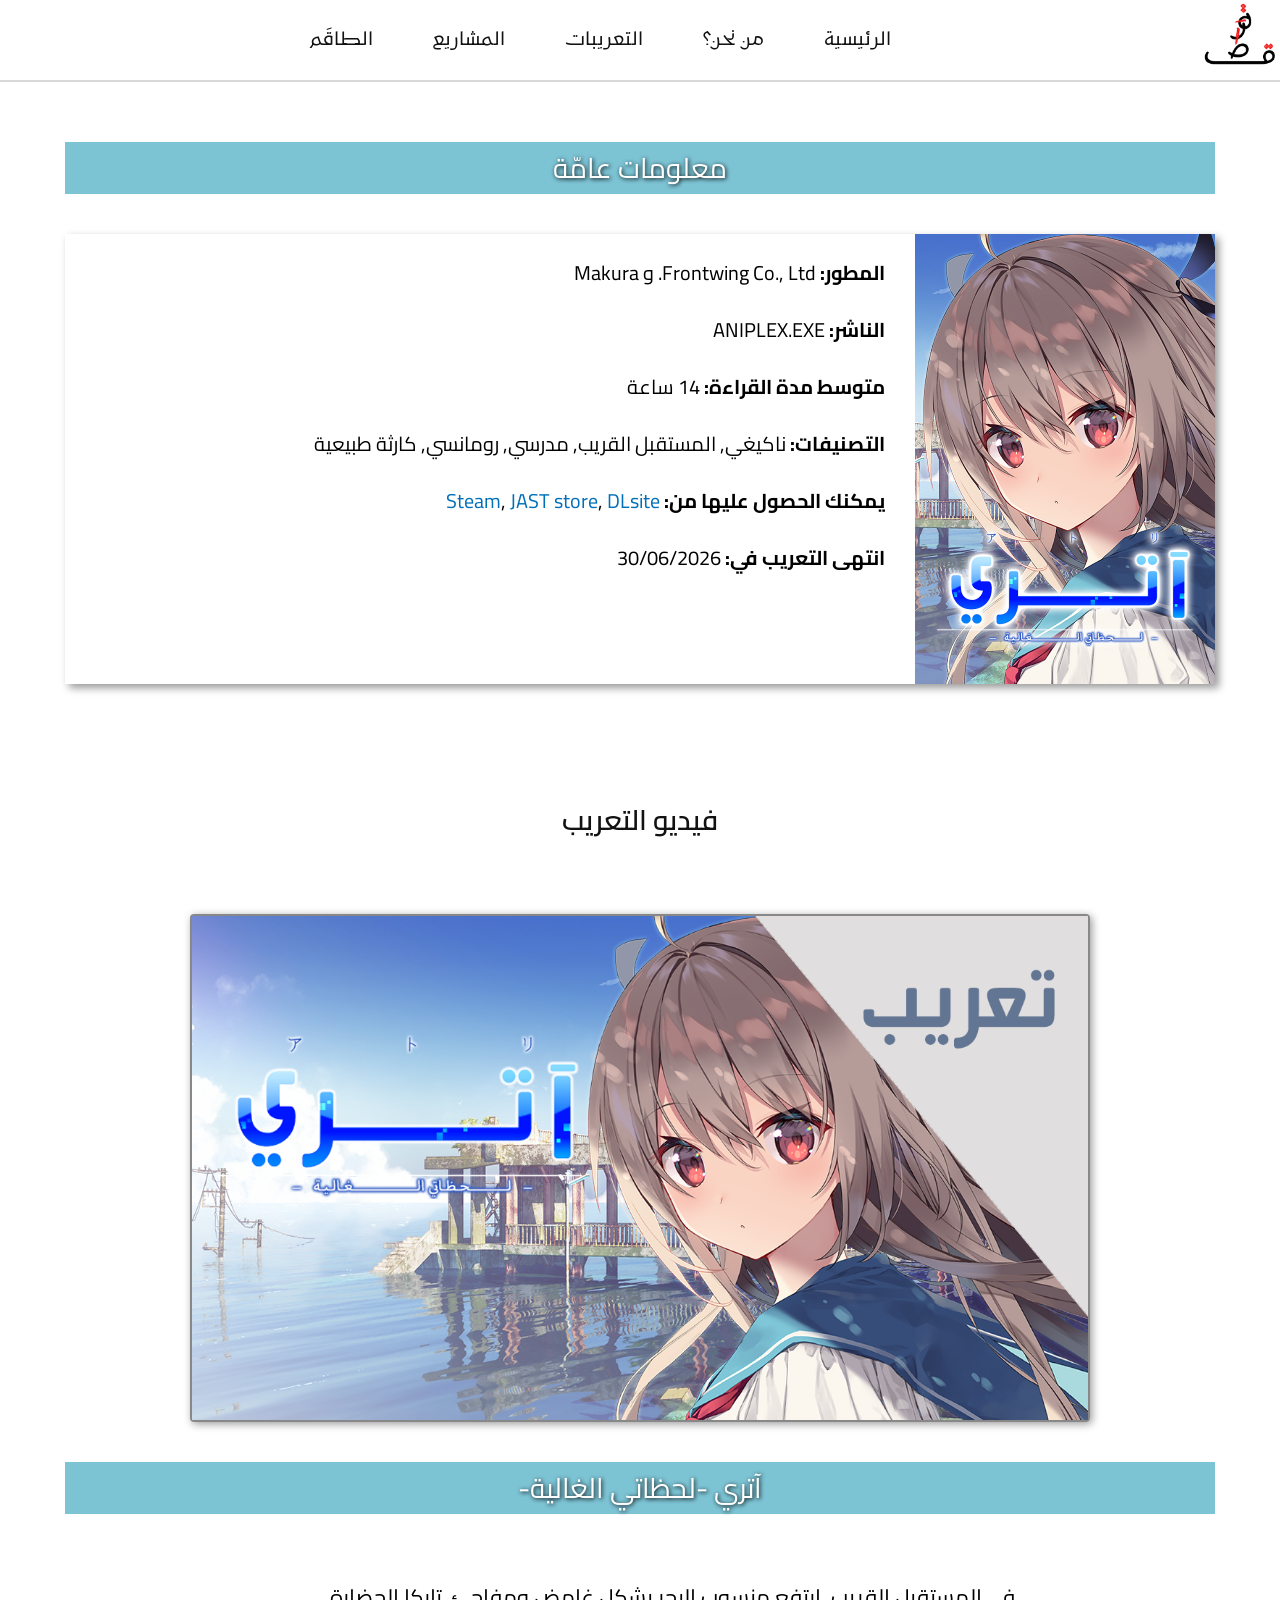
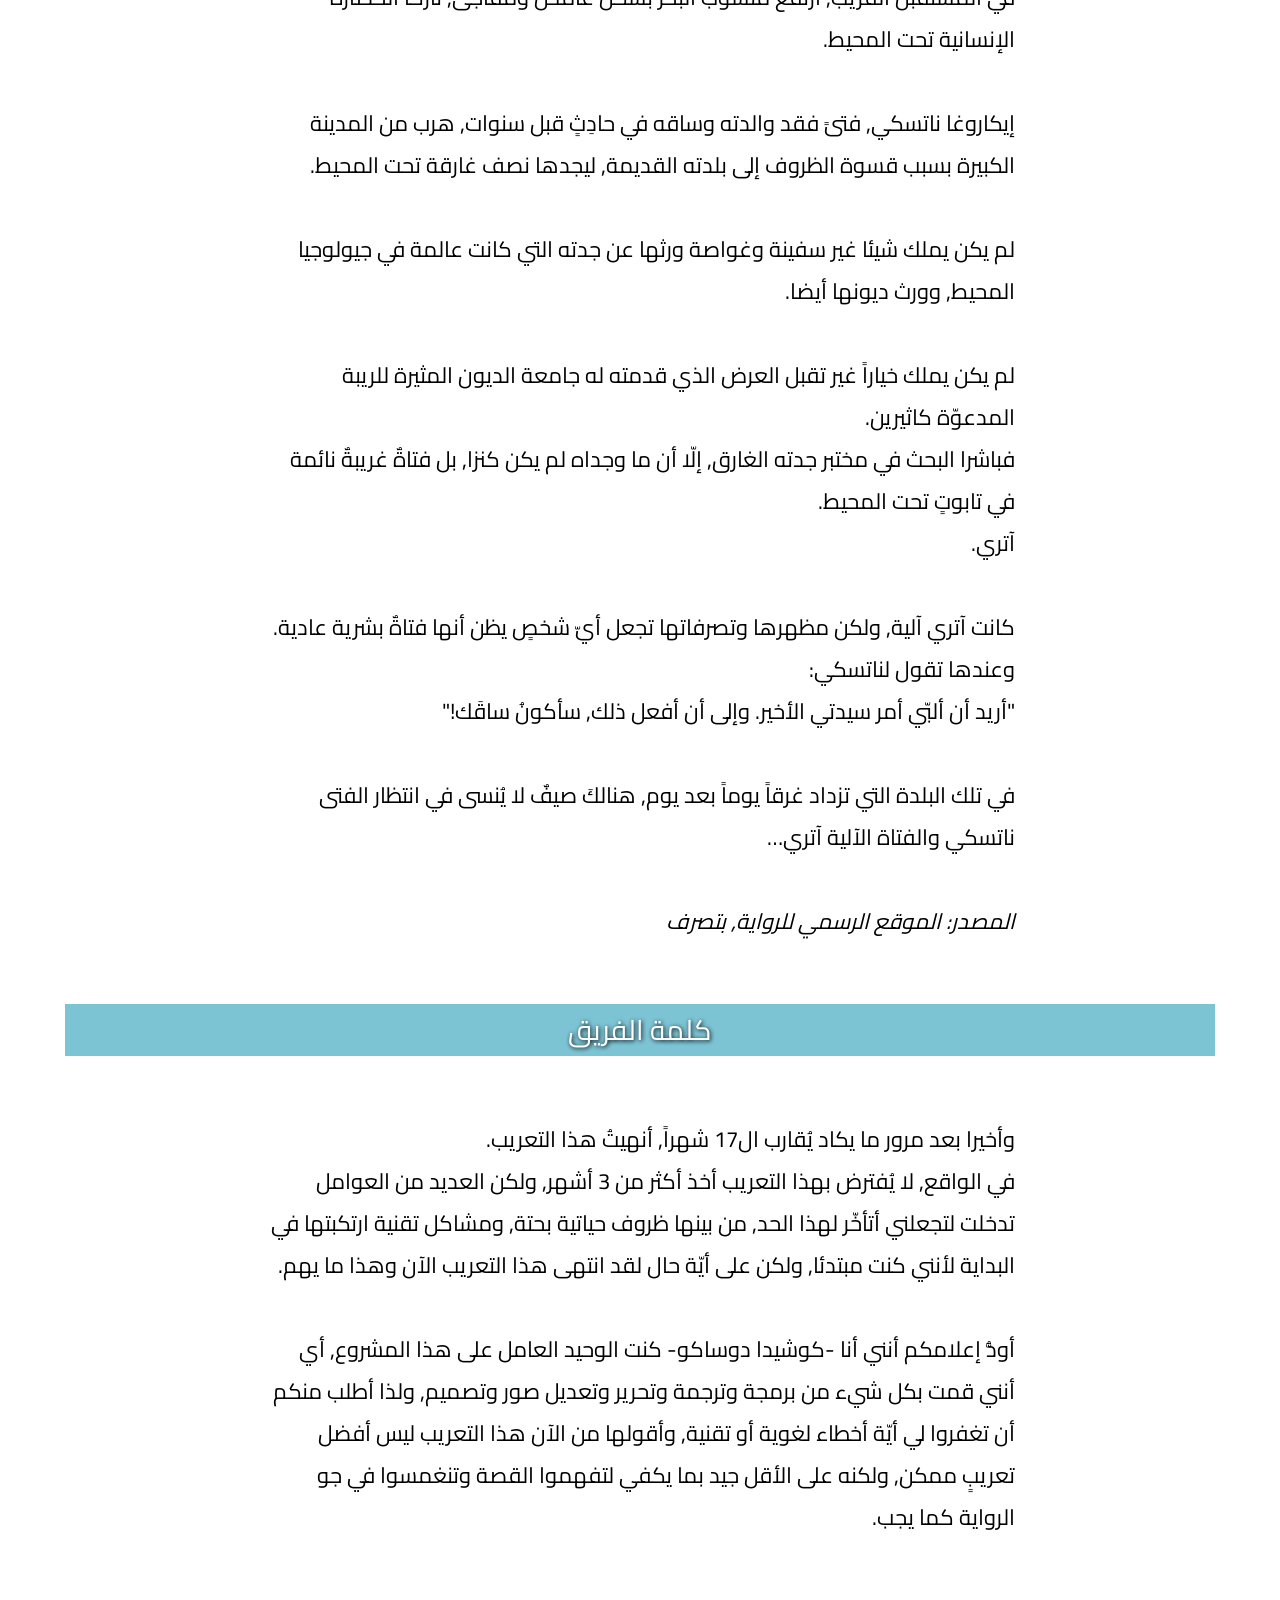
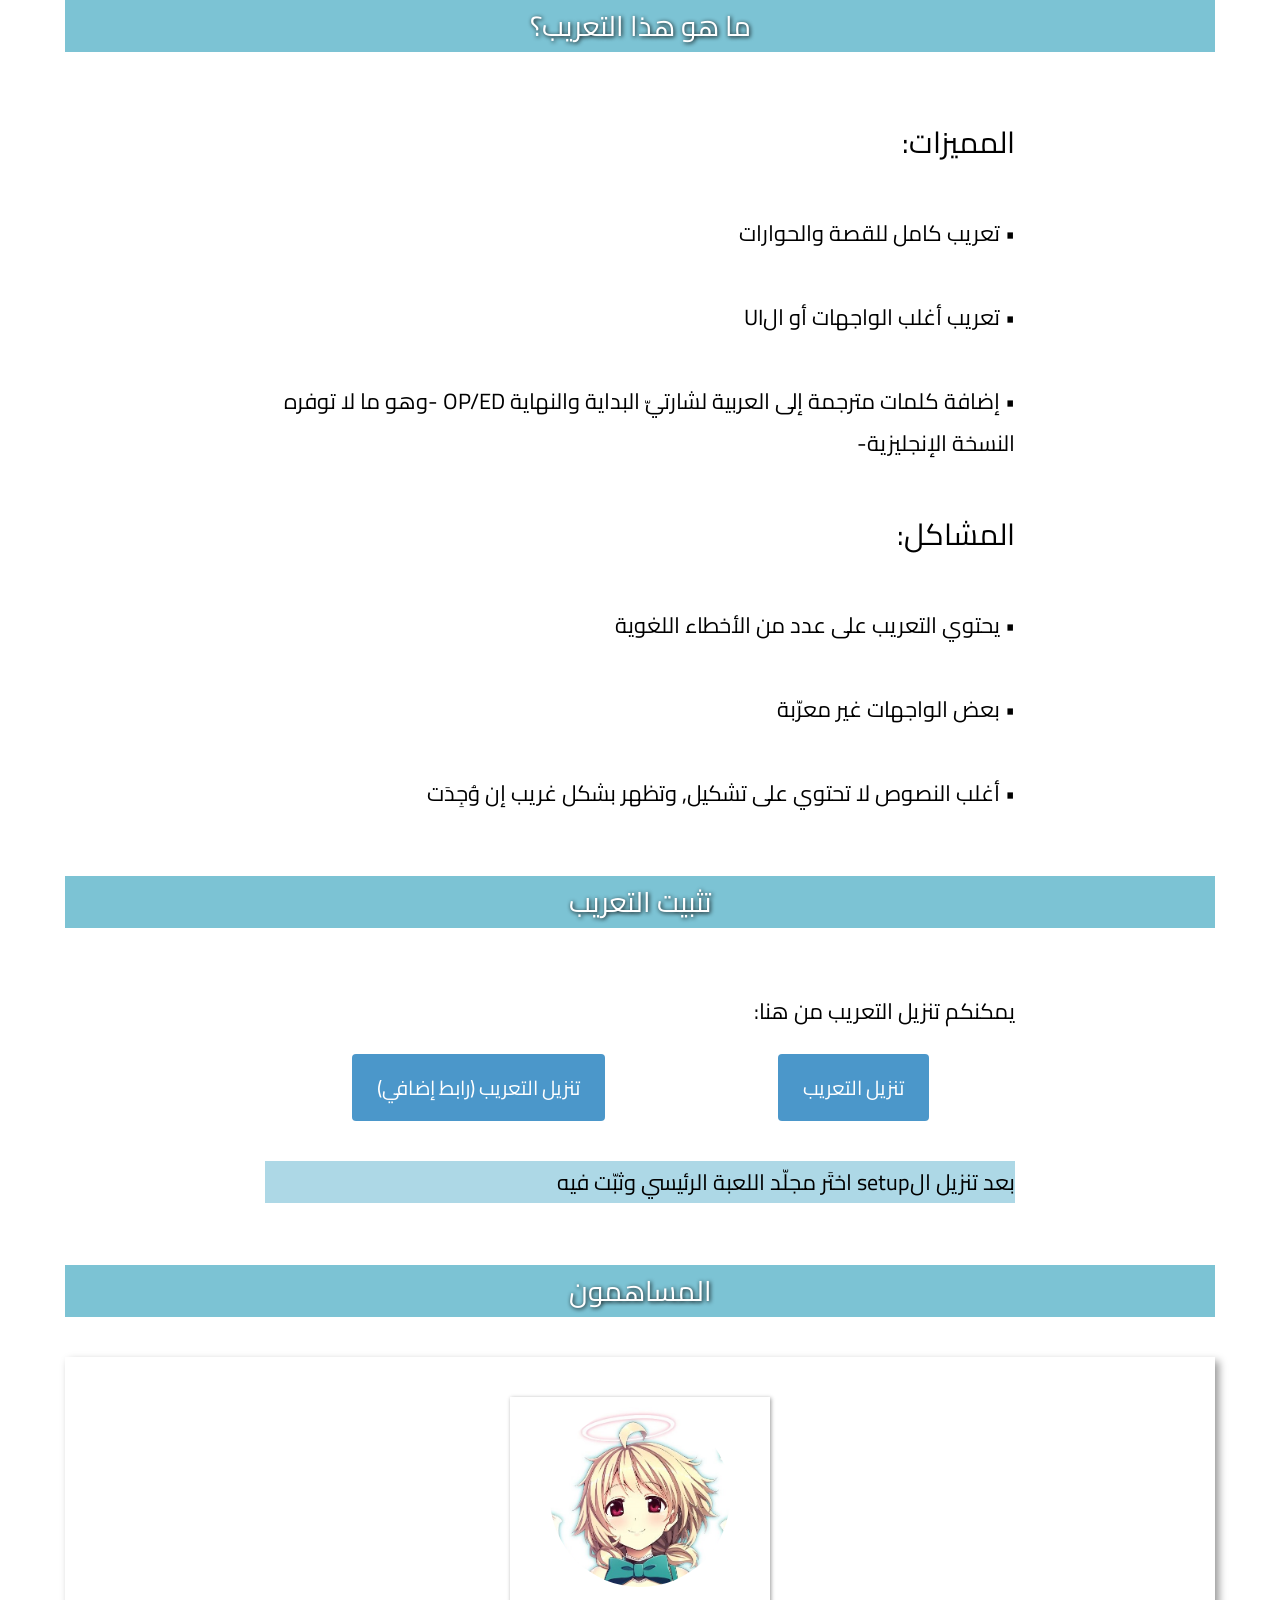
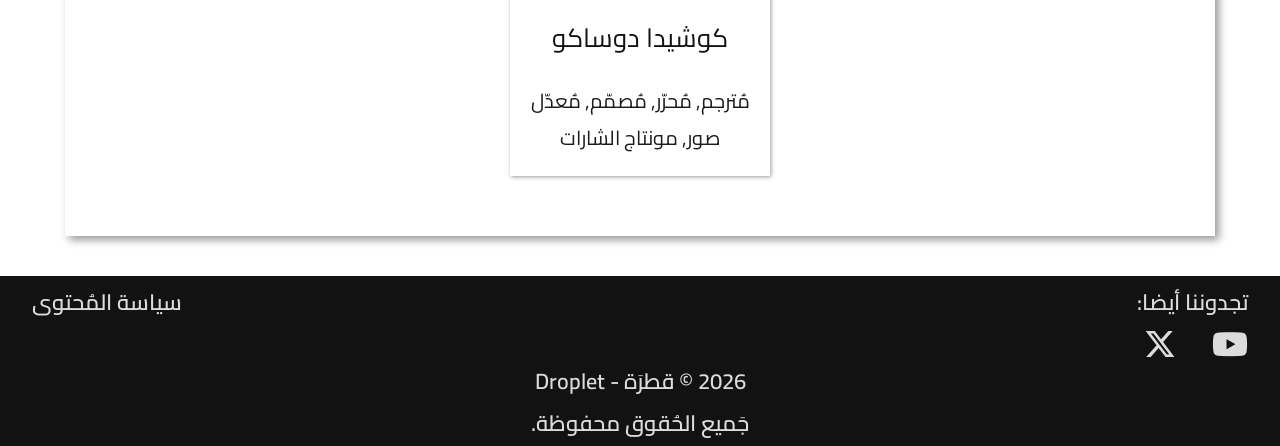
<file: posts/postatr.html>
<!DOCTYPE html>

<html lang="ar" dir="rtl">
    <head>
        <title>Droplet - آتري -لحظاتي الغالية- | قطرة</title>
        <meta charset="UTF-8">
        <meta name="description" content="تعريب atri-my-dear-moments">
        <link rel="icon" type="image/png" href="../imgs/weblg.png">
        <link rel="stylesheet" href="../css/header.css">
        <link rel="stylesheet" href="../css/post.css">
        <link rel="stylesheet" href="../css/general.css">
        <link rel="stylesheet" href="../css/content.css">
        <link rel="stylesheet" href="../css/footer.css">
        <link rel="stylesheet" href="https://cdnjs.cloudflare.com/ajax/libs/font-awesome/6.5.0/css/all.min.css">
        <link rel="preconnect" href="https://fonts.googleapis.com">
        <link rel="preconnect" href="https://fonts.gstatic.com" crossorigin>
        <link href="https://fonts.googleapis.com/css2?family=Cairo:wght@200..1000&family=Kufam:ital,wght@0,400..900;1,400..900&display=swap" rel="stylesheet">

        <!-- Google tag (gtag.js) -->
        <script async src="https://www.googletagmanager.com/gtag/js?id=G-J6Q6FN84RD"></script>
        <script>
        window.dataLayer = window.dataLayer || [];
        function gtag(){dataLayer.push(arguments);}
        gtag('js', new Date());

        gtag('config', 'G-J6Q6FN84RD');
        </script>
    </head>
    
    <body>

        <!-- Header -->
        <div>
            <div class="header">
                <div class="logo">
                    <a href="../index.html" style="text-decoration: none;"><img src="../imgs/logo_2.png" draggable="false"></a>
                </div>
                <div class="buttons">
                    <a href="../index.html" style="text-decoration: none;"><button class="secbutton">الرئيسية</button></a>
                    <a href="../من نحن.html" style="text-decoration: none;"><button class="secbutton">من نحن؟</button></a>
                    <a href="../التعريبات.html" style="text-decoration: none;"><button class="secbutton">التعريبات</button></a>
                    <a href="../المشاريع.html" style="text-decoration: none;"><button class="secbutton">المشاريع</button></a>
                    <a href="../الطاقم.html" style="text-decoration: none;"><button class="secbutton">الطاقَم</button></a>
                </div>
                <div></div>
            </div>
        </div>

        <!-- content -->
        
        <div class="pstcon">
            <div class="prttl" style="background-color: rgb(124, 195, 212);">معلومات عامّة</div>
            <div class="info">
                <div style="height: 450px; width: 300px;">
                    <div style="background-image: url(../imgs/atrittlart.png); width: 100%; height: 100%; background-size: cover;"></div>
                </div>
                <div class="infop">
                    <p class="infotext"><span style="font-weight: bold;">المطور:</span> 	Frontwing Co., Ltd. و Makura</p>
                    <p class="infotext"><span style="font-weight: bold;">الناشر:</span> ANIPLEX.EXE</p>
                    <p class="infotext"><span style="font-weight: bold;">متوسط مدة القراءة:</span> 14 ساعة</p>
                    <p class="infotext"><span style="font-weight: bold;">التصنيفات:</span> ناكيغي, المستقبل القريب, مدرسي, رومانسي, كارثة طبيعية</p>
                    <p class="infotext"><span style="font-weight: bold;">يمكنك الحصول عليها من:</span> <a href="https://store.steampowered.com/app/1230140/" target="_blank" style="text-decoration: none;"><span style="color: rgb(1, 112, 185); cursor: pointer;">Steam</span></a>, <a href="https://jaststore.com/games/anplx001/atri-my-dear-moments" target="_blank" style="text-decoration: none;"><span style="color: rgb(1, 112, 185); cursor: pointer;">JAST store</span></a>, <a href="https://www.dlsite.com/soft/work/=/product_id/VJ014002.html/?unique_op=af&utm_medium=affiliate&utm_source=vndb.org%2F" target="_blank" style="text-decoration: none;"><span style="color: rgb(1, 112, 185); cursor: pointer;">DLsite</span></a></p>
                    <p class="infotext"><span style="font-weight: bold;">انتهى التعريب في:</span> 30/06/2026</p>
                </div>
            </div>
            <p class="title">فيديو التعريب</p>
            <div class="vid">
                <a href="https://youtu.be/HrPG4NP6frU" target="_blank" style="text-decoration: none;"><img draggable="false" src="../imgs/thumbnailatr.png" style="width: 100%;"></a>
            </div>
            <div class="prttl">آتري -لحظاتي الغالية-</div>
            <div class="article">
                <p class="postn">
                     في المستقبل القريب, ارتفع منسوب البحر بشكل غامض ومفاجئ, تاركا الحضارة الإنسانية تحت المحيط.<br><br>
                     إيكاروغا ناتسكي, فتىً فقد والدته وساقه في حادِثٍ قبل سنوات, هرب من المدينة الكبيرة بسبب قسوة الظروف إلى بلدته القديمة, ليجدها نصف غارقة تحت المحيط.<br><br>
                     لم يكن يملك شيئا غير سفينة وغواصة ورثها عن جدته التي كانت عالمة في جيولوجيا المحيط, وورث ديونها أيضا.<br><br>
                     لم يكن يملك خياراً غير تقبل العرض الذي قدمته له جامعة الديون المثيرة للريبة المدعوّة كاثيرين.<br>
                     فباشرا البحث في مختبر جدته الغارق, إلّا أن ما وجداه لم يكن كنزا, بل فتاةٌ غريبةٌ نائمة في تابوتٍ تحت المحيط.<br>
                     آتري.<br><br>
                     كانت آتري آلية, ولكن مظهرها وتصرفاتها تجعل أيّ شخصٍ يظن أنها فتاةٌ بشرية عادية.<br>
                     وعندها تقول لناتسكي:<br>
                    "أريد أن ألبّي أمر سيدتي الأخير. وإلى أن أفعل ذلك, سأكونُ ساقَك!"<br><br>
                     في تلك البلدة التي تزداد غرقاً يوماً بعد يوم, هنالكَ صيفٌ لا يُنسى في انتظار الفتى ناتسكي والفتاة الآلية آتري…<br><br>
                    <span style="font-style: italic;">المصدر: الموقع الرسمي للرواية, بتصرف</span>
                </p>
            </div>
            
            <div class="prttl">كلمة الفريق</div>
            <div class="article">
                <p class="postn">
                    وأخيرا بعد مرور ما يكاد يُقارب ال17 شهراً, أنهيتُ هذا التعريب.<br>
                    في الواقع, لا يُفترض بهذا التعريب أخذ أكثر من 3 أشهر, ولكن العديد من العوامل تدخلت لتجعلني أتأخّر لهذا الحد, من بينها ظروف حياتية بحتة, ومشاكل تقنية ارتكبتها في البداية لأنني كنت مبتدئا, ولكن على أيّة حال لقد انتهى هذا التعريب الآن وهذا ما يهم.<br><br>
                    أودُّ إعلامكم أنني أنا -كوشيدا دوساكو- كنت الوحيد العامل على هذا المشروع, أي أنني قمت بكل شيء من برمجة وترجمة وتحرير وتعديل صور وتصميم, ولذا أطلب منكم أن تغفروا لي أيّة أخطاء لغوية أو تقنية, وأقولها من الآن هذا التعريب ليس أفضل تعريبٍ ممكن, ولكنه على الأقل جيد بما يكفي لتفهموا القصة وتنغمسوا في جو الرواية كما يجب.
                </p>
            </div>
            <div class="prttl">ما هو هذا التعريب؟</div>
            <div class="article">
                <p class="postn">
                    <span style="font-size: 30px;">المميزات:</span><br><br>
                    &bull; تعريب كامل للقصة والحوارات<br><br>
                    &bull; تعريب أغلب الواجهات أو الUI<br><br>
                    &bull; إضافة كلمات مترجمة إلى العربية لشارتيّ البداية والنهاية OP/ED -وهو ما لا توفره النسخة الإنجليزية-<br><br>
                    <span style="font-size: 30px;">المشاكل:</span><br><br>
                    &bull; يحتوي التعريب على عدد من الأخطاء اللغوية<br><br>
                    &bull; بعض الواجهات غير معرّبة<br><br>
                    &bull; أغلب النصوص لا تحتوي على تشكيل, وتظهر بشكل غريب إن وُجِدَت
                </p>
            </div>
            <div class="prttl">تثبيت التعريب</div>
            <div class="article">
                <p class="postn">
                    يمكنكم تنزيل التعريب من هنا:
                </p>
                <div style="display: flex; justify-content: space-around;">
                    <a style="text-decoration: none;" target="_blank" href="https://drive.google.com/uc?id=14-EHus-VkTGLVlzr-A7J-WwzOstsIpgM"><button class="downloadbtn">تنزيل التعريب</button></a>
                    <a style="text-decoration: none;" target="_blank" href="https://www.mediafire.com/file/b3lm8a4qt8tjya1/%25D8%25AA%25D8%25B9%25D8%25B1%25D9%258A%25D8%25A8_%25D8%25A2%25D8%25AA%25D8%25B1%25D9%258A_-%25D9%2584%25D8%25AD%25D8%25B8%25D8%25A7%25D8%25AA%25D9%258A_%25D8%25A7%25D9%2584%25D8%25BA%25D8%25A7%25D9%2584%25D9%258A%25D8%25A9-.exe/file"><button class="downloadbtn">تنزيل التعريب (رابط إضافي)</button></a>
                </div>
                <div style="background-color: lightblue; width: 100%; height: auto; margin-top: 40px;">
                    <p class="postn">
                        بعد تنزيل الsetup اختَر مجلّد اللعبة الرئيسي وثبّت فيه
                    </p>
                </div>
            </div>
            <div class="prttl">المساهمون</div>
            <div class="staff">
                <div class="staffpfp2con">
                    <div class="staffpfp2">
                        <img src="../staffpfp/dousaku.jpg" draggable="false">
                    </div>
                    <p class="staffpftext2">كوشيدا دوساكو</p>
                    <p class="staffpftextde">مُترجم, مُحرّر, مُصمّم, مُعدّل صور, مونتاج الشارات</p>
                </div>
            </div>
        </div>




        <!-- Footer -->
        <div class="footer" style="margin-top: 0;">
            <div class="ftcon">
                <p class="footertext">تجدوننا أيضا:</p>
                <a href="/Qatra/سياسة المحتوى.html" style="text-decoration: none;"><p class="footertext" style="cursor: pointer;">سياسة المُحتوى</p></a>
            </div>
            <div>
                <a style="text-decoration: none;" target="_blank" href="https://www.youtube.com/@Droplet_Qatra"><i class="fa-brands fa-youtube"></i></a>
                <a style="text-decoration: none;" target="_blank" href="https://x.com/qatra_vn_sub"><i class="fa-brands fa-x-twitter"></i></a>
            </div>
            <p class="copyr"> 2026 &copy; قطرَة - Droplet</p>
            <p class="copyr">جَميع الحُقوق محفوظة.</p>
        </div>

    </body>
</html>
</file>
<file: css/header.css>
.header {
    width: 100%;
    height: 80px;
    background-color: transparent;
    display: flex;
    align-items: center;
    justify-content: space-between;
    border-bottom: 2px rgba(200, 200, 200, 0.7) solid;
    backdrop-filter: blur(5px);
    -webkit-backdrop-filter: blur(5px);
    position: sticky;
    top: 0;
    z-index: 100;
}
.mainbutton {
    color: rgb(220, 220, 220);
    background-color: rgb(18, 18, 18);
}
.mainbutton, .secbutton {
    padding: 15px 20px 15px 20px;
    border: none;
    border-radius: 25px;
    font-family: Kufam;
    font-size: 18px;
    cursor: pointer;
}
.secbutton {
    color: rgb(18, 18, 18);
    background-color: transparent;
}
.secbutton:hover {
    background-color: rgba(220, 220, 220, 0.4);
}
.logo {
    width: 80px;
    height: 80px;
    background-color: transparent;
}
.logo img {
    width: 80px;
    cursor: pointer;
}
.buttons {
    display: flex;
    justify-content: center;
    align-items: center;
    column-gap: 20px;
}
</file>
<file: css/general.css>
body {
    margin: 0;
}
.background {
    width: 100%;
    height: 640px;
    background-repeat: no-repeat;
    background-size: cover;
    background-image: url(../imgs/bg005ael.png);
}
@media screen and (min-width: 1920px) {
    .background{
        height: 1000px;
    }
}
.title {
    color: rgb(18, 18, 18);
    font-family: Cairo;
    font-size: 28px;
    text-align: center;
    font-weight: 600;
    margin-top: 40px;
}
.divider {
    width: 80%;
    background-color: black;
    height: 2px;
    margin-top: 60px;
    margin-left: auto;
    margin-right: auto;
}
.pfdivider {
    width: 80%;
    background-color: black;
    height: 2px;
    margin-top: 30px;
}
.pfdivider2 {
    height: 80%;
    width: 2px;
    background-color: black;
}
.background2, .backgroundsp {
    background-image: linear-gradient(rgba(0, 0, 0, 0.1)), url(../imgs/f003c.png);
    width: 100%;
    height: 720px;
    background-repeat: no-repeat;
    background-size: cover;
}
@media screen and (min-width: 1920px) {
    .background2 {
        height: 900px;
    }
}
.backgroundsp {
    background-image: linear-gradient(rgba(0, 0, 0, 0.2)), url(../imgs/h003c.png);
    width: 100%;
    height: 640px;
}
.sttitle {
    color: white;
    text-align: center;
    font-family: Kufam;
    font-size: 42px;
    margin-top: 300px;
    text-shadow: 1px 1px 4px rgba(0, 0, 0, 0.8);
}
.stauthor {
    color: white;
    text-align: center;
    font-family: Kufam;
    font-size: 36px;
    text-shadow: 1px 1px 4px rgba(0, 0, 0, 0.8);
}
</file>
<file: css/content.css>
.content {
    width: 100%;
    height: auto;
    display: grid;
    grid-template-columns: 350px 350px 350px;
    column-gap: 30px;
    row-gap: 60px;
    justify-content: center;
}
.postcon {
    height: 500px;
    box-shadow: rgba(0, 0, 0, 0.3) 0px 0px 2px 0px;
}
.postimg {
    width: 100%;
    height: 200px;
    background-size: cover;
    cursor: pointer;
    transition: transform 0.6s;
}
.postimg:hover {
    transform: scale(1.1);
}
.postimg-zoom {
    width: 100%;
    height: 200px;
    overflow: hidden;
}
.posttl {
    font-family: Cairo;
    font-size: 22px;
    color: rgb(18, 18, 18);
    margin-right: 6px;
    cursor: pointer;
}
.posttl:hover {
    color: rgb(1, 112, 185);
}
.timeet {
    width: 100%;
    height: 25px;
}
.posttext {
    font-family: Cairo;
    font-size: 14px;
    color: black;
    margin-right: 6px;
}
.fa-pen-nib {
    font-size: 22px;
    margin-left: 6px;
    margin-top: 0;
    margin-bottom: 0;
    color: rgb(140, 140, 140);
    margin-right: 6px;
}
.timetext {
    display: inline-block;
    font-family: Kufam;
    margin: 0;
    color: rgb(140, 140, 140);
}
.article {
    width: 750px;
    margin-left: auto;
    margin-right: auto;
}
.arttitle, .arttext {
    font-family: Cairo;
    color: rgb(18, 18, 18);
}
.arttitle {
    font-size: 32px;
    font-weight: 600;
    margin-top: 60px;
}
.arttext {
    font-size: 22px;
}
.container {
    width: 1140px;
    margin-left: auto;
    margin-right: auto;
    display: grid;
    grid-template-columns: 350px 350px 350px;
    column-gap: 30px;
    justify-content: center;
    row-gap: 60px;
    margin-top: 30px;
    padding-bottom: 300px;
}
.contentpr {
    height: auto;
    box-shadow: rgba(0, 0, 0, 0.3) 0px 0px 2px 0px;
}
.contentprimg {
    height: 525px;
    width: 100%;
    background-size: cover;
    cursor: pointer;
    transition: transform 0.6s;
}
.contentprimg:hover {
    transform: scale(1.1);
}
.contentprimg-zoom {
    width: 100%;
    height: 525px;
    overflow: hidden;
}
.contentprtext, .contentpr-ogtext, .contentprtag, .contentprtag-wo {
    width: 100%;
    height: auto;
}
.contentprtag-wo {
    display: flex;
    justify-content: center;
    align-content: center;
}
.prtext, .pr-wotext {
    font-family: Cairo;
    font-size: 26px;
    color: rgb(18, 18, 18);
    margin-right: 12px;
    cursor: pointer;
    margin-top: 0;
    margin-bottom: 8px;
}
.pr-wotext {
    margin-bottom: 30px;
    direction: ltr;
    text-align: center;
}
.prtext:hover {
    color: rgb(1, 112, 185);
}
.prtag {
    font-family: Cairo;
    color: rgb(78, 78, 78);
    font-size: 16px;
    margin-right: 12px;
}
.pr-ogtext {
    font-family: Arial;
    font-size: 18px;
    color: rgb(18, 18, 18);
    margin-right: 12px;
    text-align: end;
    direction: ltr;
    margin-top: 0;
}
.staffwrks, .staffwrks-s {
    font-family: Arial;
    font-size: 18px;
    direction: ltr;
    text-align: end;
    margin-right: 12px;
    color: rgb(1, 112, 185);
}
.staffwrks-s {
    font-family: Cairo;
    text-align: start;
    direction: rtl;
    color: rgb(18, 18, 18);
    font-size: 22px;
}
.staffwrkscon {
    width: 100%;
}
.staffpf {
    height: 580px;
    display: flex;
    flex-direction: column;
    justify-content: space-between;
}
.staffpfi, .staffpfi-ol {
    height: auto;
    display: flex;
    justify-content: center;
    align-items: center;
    flex-direction: column;
    box-shadow: 4px 4px 16px rgba(0, 0, 0, 0.5);
}
.staffbtn {
    width: 100%;
    height: 60px;
    font-family: Cairo;
    font-size: 20px;
    color: rgb(18, 18, 18);
    background-color: rgb(75, 151, 202);
    border: none;
    border-radius: 4px;
    cursor: pointer;
    transition: color 0.2s, background-color 0.2s;
}
.staffbtn:hover {
    color: rgb(140, 140, 140);
    background-color: rgb(18, 18, 18);
}
.staffpfp, .pfoverlay-pfp {
    margin-top: 25px;
    height: 180px;
    width: 180px;
    border-radius: 90px;
    box-shadow: rgba(0, 0, 0, 0.3) 0px 0px 8px 0px;
}
.staffpfp img, .pfoverlay-pfp img {
    width: 100%;
    height: 100%;
    object-fit: cover;
    border-radius: 100%;
}
.staffpftext {
    font-family: Cairo;
    font-size: 26px;
    color: rgb(18, 18, 18);
    margin-bottom: 40px;
}
.pfoverlay {
    width: 100%;
    height: 100%;
    background-color: rgba(0, 0, 0, 0.5);
    z-index: 2;
    position: fixed;
    top: 0;
    bottom: 0;
    left: 0;
    right: 0;
    display: none;
    justify-content: center;
    align-items: center;
}
.pfoverlayf {
    width: 1100px;
    height: 600px;
    background-color: white;
    box-shadow: rgba(0, 0, 0, 0.3) 0px 0px 8px 0px;
    border-radius: 8px;
    overflow: hidden;
    display: flex;
    justify-content: space-between;
    align-items: center;
}
.pfoverlay-inf {
    display: flex;
    flex-direction: column;
    justify-content: center;
    align-items: center;
    width: 250px;
    margin-top: 10px;
}
.pfoverlay-a {
    height: 100%;
    width: 300px;
    display: flex;
    flex-direction: column;
    align-items: center;
}
.roletext {
    font-family: Kufam;
    font-size: 18px;
    color: rgb(18, 18, 18);
    line-height: 40px;
}
.pfoverlay-b {
    width: 700px;
    height: 100%;
}
.prinvtitle {
    font-family: Cairo;
    font-size: 28px;
}
.prinvtext {
    font-family: Arial;
    font-size: 20px;
    direction: ltr;
    text-align: end;
}
.progresscont, .progresscont2, .progresscont3, .progresscont4 {
    width: 400px;
    height: 30px;
    overflow: hidden;
    display: flex;
    justify-content: end;
    border-radius: 4px;
    background-color: rgb(140, 140, 140);
    transition: width 0.5s;
}
.progress, .progress2, .progress3, .progress4 {
    width: 0%;
    height: 100%;
    background-color: rgb(1, 112, 185);
    display: flex;
    flex-direction: column;
    align-items: start;
    justify-content: center;
}
.progress2 {
    width: 0%;
}
.progress3 {
    width: 0%;
}
.progress4 {
    width: 0%;
}
.percentage {
    font-family: Arial;
    font-size: 12px;
    margin: 0;
    color: white;
    margin-right: 10px;
}
.prprogress {
    display: grid;
    grid-template-columns: 400px 400px;
    column-gap: 60px;
    justify-content: center;
    align-items: start;
}
.prprogresscont {
    width: 90%;
    height: 400px;
    border: 2px rgb(18, 18, 18) solid;
    margin-left: auto;
    margin-right: auto;
    display: flex;
    flex-direction: column;
    justify-content: space-between;
    align-items: center;
}
.progresstitle {
    color: rgb(18, 18, 18);
    font-family: Arial;
    font-size: 28px;
    text-align: start;
    font-weight: 600;
    margin-left: 10%;
    margin-top: 80px;
    direction: ltr;
}
.progresstext {
    color: rgb(18, 18, 18);
    font-family: Cairo;
    font-size: 20px;
}
.progresselement {
    display: flex;
    align-items: start;
    justify-content: center;
    flex-direction: column;
}
.progressbtn {
    margin-bottom: 20px;
    padding: 15px 50px 15px 50px;
    border: none;
    border-radius: 8px;
    background-color: rgb(75, 151, 202);
    color: rgb(18, 18, 18);
    font-family: Cairo;
    font-size: 20px;
    cursor: pointer;
    transition: color 0.2s, background-color 0.2s;
}
.progressbtn:hover {
    background-color: rgb(18, 18, 18);
    color: rgb(140, 140, 140);
}
.projectadd {
    margin-bottom: 20px;
    padding: 15px 50px 15px 50px;
    border: none;
    border-radius: 8px;
    background-color: rgb(75, 151, 202);
    color: rgb(18, 18, 18);
    font-family: Cairo;
    font-size: 20px;
    cursor: pointer;
    transition: color 0.2s, background-color 0.2s;
}
.projectadd:hover {
    background-color: rgb(18, 18, 18);
    color: rgb(140, 140, 140);
}
.addpr {
    display: flex;
    flex-direction: column;
    justify-content: center;
    align-items: center;
    width: 100%;
    margin-top: 30px;
}
.etxt {
    font-family: Cairo;
    font-size: 24px;
}
</file>
<file: css/footer.css>
.footer {
    width: 100%;
    height: 170px;
    background-color: rgb(18, 18, 18);
    position: relative;
    bottom: 0;
    margin-top: 190px;
    box-shadow: rgba(0, 0, 0, 0.3) 2px 2px 2px 0px;
}
.footertext {
    font-family: Cairo;
    font-size: 22px;
    text-align: center;
    font-weight: 600;
    color: rgb(220, 220, 220);
    margin-bottom: 5px;
    margin-top: 5px;
    display: inline-block;
}
.ftcon {
    width: 95%;
    display: flex;
    justify-content: space-between;
    margin-left: auto;
    margin-right: auto;
}
.copyr {
    font-family: Cairo;
    font-size: 22px;
    text-align: center;
    font-weight: 600;
    color: rgb(220, 220, 220);
    margin: 0;
    align-items: text-bottom;
}
.fa-youtube, .fa-x-twitter {
    font-size: 32px;
    margin-right: 2.5%;
    margin-bottom: 0;
    color: rgb(220, 220, 220);
    transition: 0.4s;
    cursor: pointer;
}
.fa-youtube:hover {
    color: rgb(204, 24, 30);
}
.fa-x-twitter:hover {
    color: rgb(29, 161, 242);
}
</file>
<file: css/post.css>
.staff{
    display: grid;
    grid-template-columns: 260px;
    column-gap: 60px;
    justify-content: center;
    align-items: start;
    box-shadow: 4px 4px 8px rgba(0, 0, 0, 0.4);
    width: 100%;
    height: auto;
    margin-bottom: 40px;
}
.pstcon {
    width: 1150px;
    margin-left: auto;
    margin-right: auto;
    display: flex;
    flex-direction: column;
    justify-content: center;
    align-items: center;
    row-gap: 40px;
    margin-top: 60px;
}
.prttl {
    width: 100%;
    height: auto;
    text-align: center;
    font-family: Cairo;
    font-size: 28px;
    color: white;
    background-color: rgb(124, 195, 212);
    text-shadow: 1px 1px 4px black;
}
.info {
    display: flex;
    width: 100%;
    box-shadow: 4px 4px 8px rgba(0, 0, 0, 0.4);
    margin-bottom: 30px;
}
.infop {
    height: 450px;
    width: 850px;
}
.infotext {
    font-family: Cairo;
    font-size: 20px;
    margin-right: 30px;
}
.postn {
    font-family: Cairo;
    font-size: 22px;
}
.vid {
    width: 896px;
    height: 504px;
    border: 2px solid rgb(136, 136, 136);
    box-shadow: 2px 2px 8px rgba(0, 0, 0, 0.4);
    border-radius: 4px;
    cursor: pointer;
}
.staffpfp2 {
    height: 180px;
    width: 180px;
    margin-left: auto;
    margin-right: auto;
    margin-top: 10px;
}
.staffpfp2 img {
    object-fit: cover;
    width: 100%;
    border-radius: 100%;
}
.staffpfp2con {
    box-shadow: 1px 1px 4px rgba(0, 0, 0, 0.4);
    height: auto;
    margin-top: 40px;
    margin-bottom: 60px;
}
.staffpftext2 {
    font-family: Cairo;
    font-size: 26px;
    color: rgb(18, 18, 18);
    margin-bottom: 20px;
    text-align: center;
}
.staffpftextde {
    font-family: Cairo;
    font-size: 20px;
    color: rgb(27, 27, 27);
    text-align: center;
}
.downloadbtn {
    border: none;
    border-radius: 4px;
    background-color: rgb(75, 151, 202);
    color: white;
    padding: 15px 25px 15px 25px;
    font-family: Cairo;
    font-size: 20px;
    cursor: pointer;
    transition: background-color 0.2s;
}
.downloadbtn:hover {
    background-color: rgb(109, 64, 23);
}
.prog {
    width: 100%;
    height: auto;
    padding-bottom: 40px;
    display: flex;
    flex-direction: column;
    align-items: center;
    box-shadow: 4px 4px 8px rgba(0, 0, 0, 0.4);
}
.progcon {
    width: 85%;
    height: 60px;
    margin-top: 20px;
    margin-right: 20px;
    border: 2px solid rgb(0, 0, 0);
    border-radius: 4px;
}
.progtxt {
    font-family: Cairo;
    font-size: 24px;
    margin-right: 20px;
    margin-bottom: 0;
}
.jtext {
    font-family: Cairo;
    margin-right: 10px;
    font-size: 18px;
}
.htext {
    font-family: Cairo;
    font-size: 26px;
    color: rgb(18, 18, 18);
}
</file>
